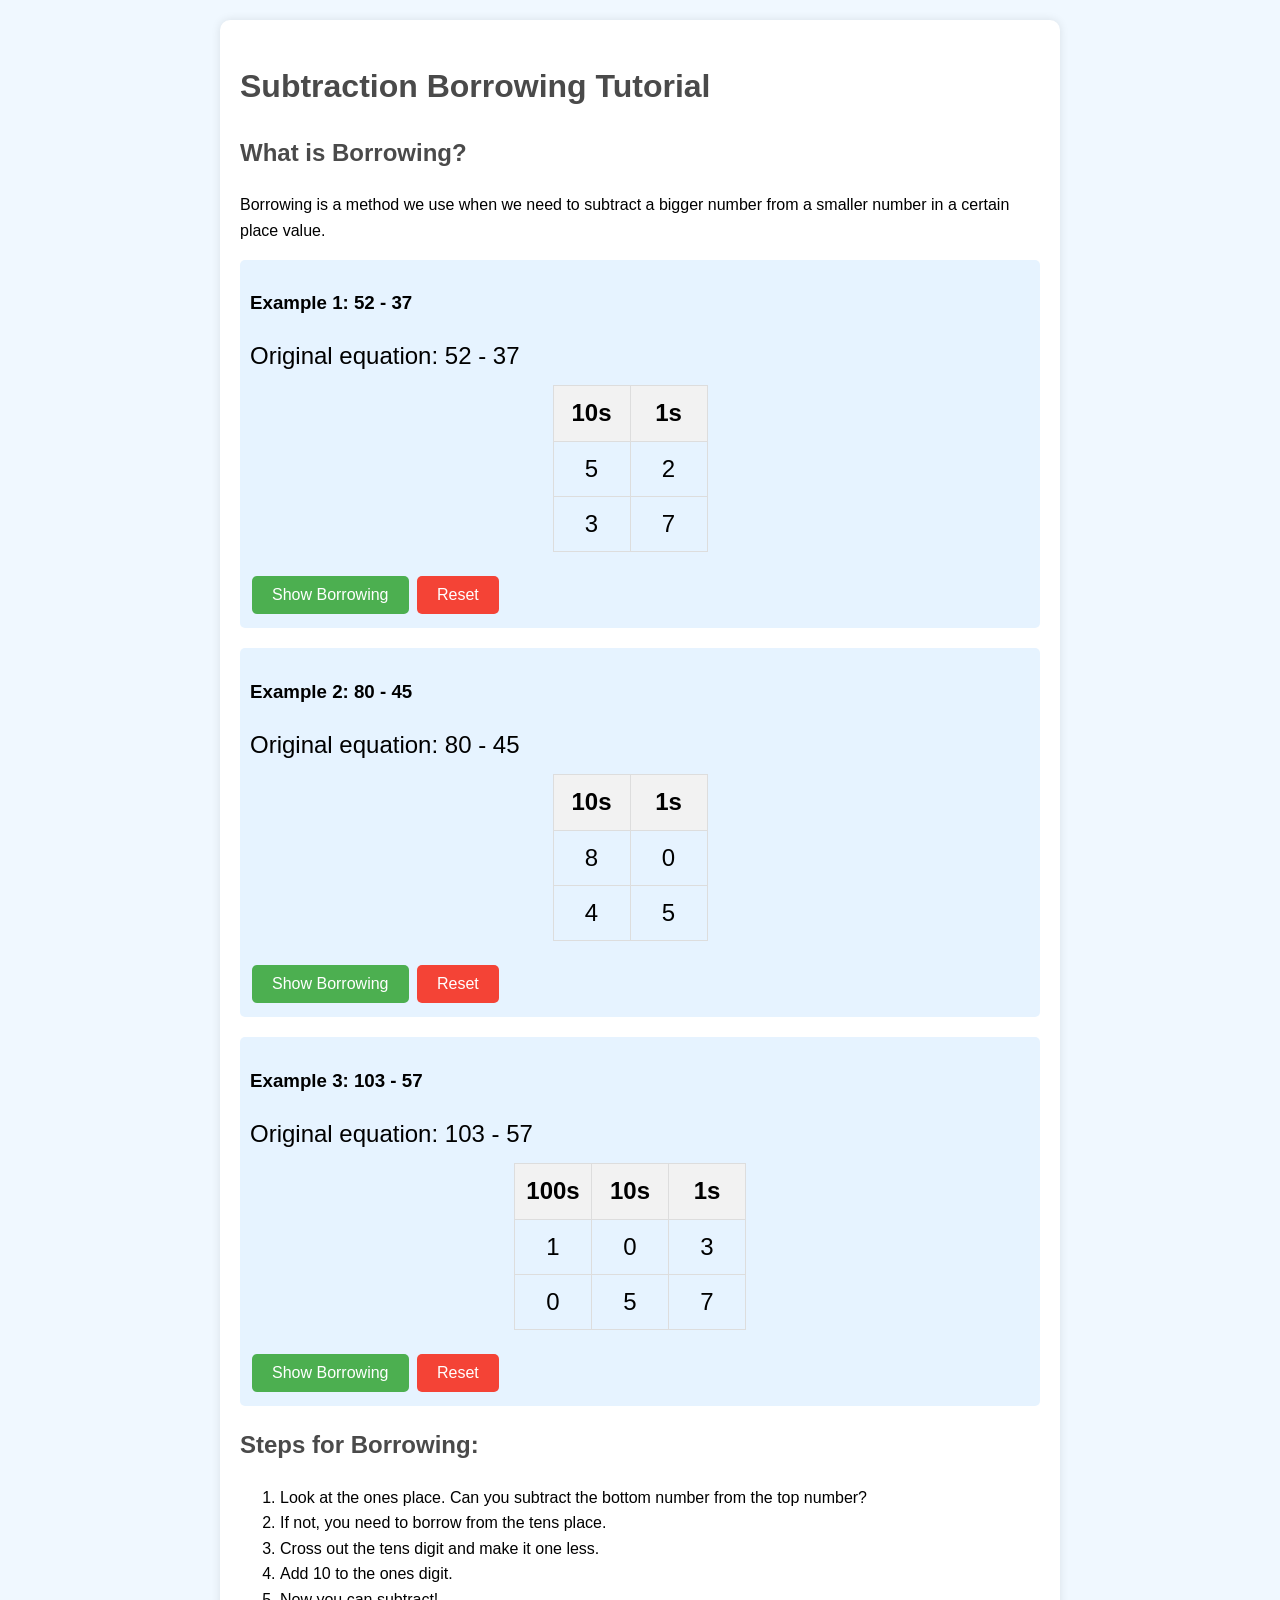
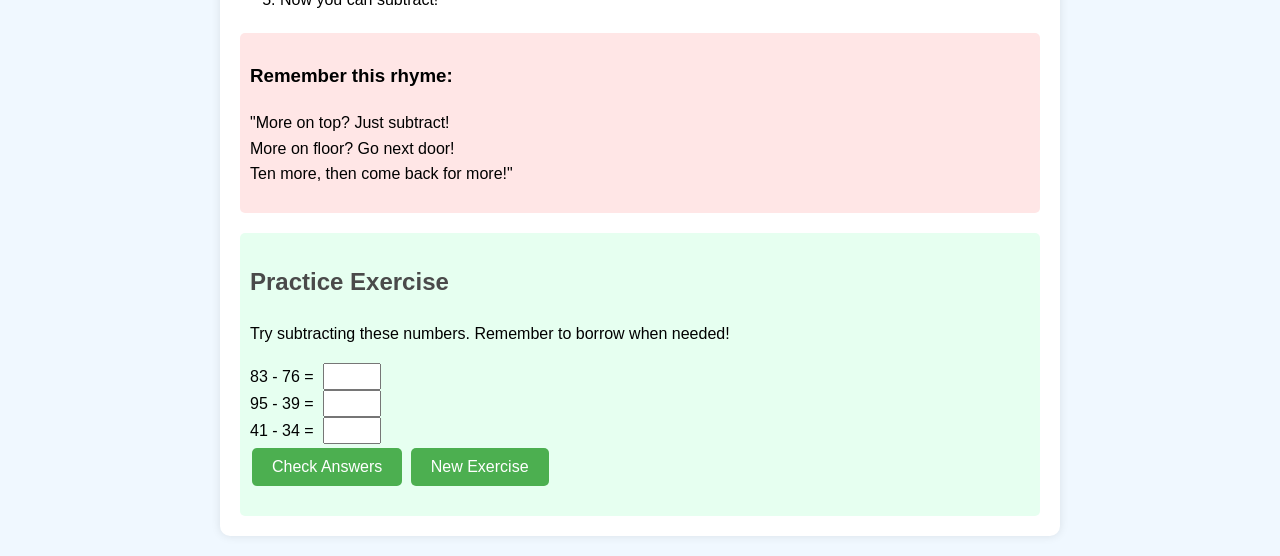
<file: p/borrowing/index.html>
<!DOCTYPE html>
<html lang="en">

<head>
    <meta charset="UTF-8">
    <meta name="viewport" content="width=device-width, initial-scale=1.0">
    <title>Subtraction Borrowing Tutorial</title>
    <script src="https://cdnjs.cloudflare.com/ajax/libs/gsap/3.11.4/gsap.min.js"></script>
    <style>
        body {
            font-family: Arial, sans-serif;
            line-height: 1.6;
            margin: 0;
            padding: 20px;
            background-color: #f0f8ff;
        }

        .container {
            max-width: 800px;
            margin: 0 auto;
            background-color: white;
            padding: 20px;
            border-radius: 10px;
            box-shadow: 0 0 10px rgba(0, 0, 0, 0.1);
        }

        h1,
        h2 {
            color: #4a4a4a;
        }

        .example {
            margin-bottom: 20px;
            padding: 10px;
            background-color: #e6f3ff;
            border-radius: 5px;
        }

        .subtraction-container {
            display: flex;
            justify-content: center;
            align-items: center;
            margin-bottom: 20px;
        }

        .subtraction-table {
            border-collapse: collapse;
            margin-right: 20px;
        }

        .subtraction-table th,
        .subtraction-table td {
            border: 1px solid #ddd;
            padding: 8px;
            text-align: center;
            font-size: 24px;
            width: 60px;
        }

        .subtraction-table th {
            background-color: #f2f2f2;
        }

        .original-equation {
            font-size: 24px;
            margin-bottom: 10px;
        }

        .mnemonic {
            background-color: #ffe6e6;
            padding: 10px;
            border-radius: 5px;
            margin-top: 20px;
        }

        button {
            background-color: #4CAF50;
            border: none;
            color: white;
            padding: 10px 20px;
            text-align: center;
            text-decoration: none;
            display: inline-block;
            font-size: 16px;
            margin: 4px 2px;
            cursor: pointer;
            border-radius: 5px;
        }

        .reset-button {
            background-color: #f44336;
        }

        .exercise {
            margin-top: 20px;
            padding: 10px;
            background-color: #e6fff0;
            border-radius: 5px;
        }

        input[type="number"] {
            width: 50px;
            font-size: 18px;
            margin: 0 5px;
        }
    </style>
</head>

<body>
    <div class="container">
        <h1>Subtraction Borrowing Tutorial</h1>

        <h2>What is Borrowing?</h2>
        <p>Borrowing is a method we use when we need to subtract a bigger number from a smaller number in a certain
            place value.</p>

        <div id="examples-container"></div>

        <h2>Steps for Borrowing:</h2>
        <ol>
            <li>Look at the ones place. Can you subtract the bottom number from the top number?</li>
            <li>If not, you need to borrow from the tens place.</li>
            <li>Cross out the tens digit and make it one less.</li>
            <li>Add 10 to the ones digit.</li>
            <li>Now you can subtract!</li>
        </ol>

        <div class="mnemonic">
            <h3>Remember this rhyme:</h3>
            <p>"More on top? Just subtract!<br>
                More on floor? Go next door!<br>
                Ten more, then come back for more!"</p>
        </div>

        <div class="exercise">
            <h2>Practice Exercise</h2>
            <p>Try subtracting these numbers. Remember to borrow when needed!</p>
            <div id="exercise-container"></div>
            <button id="check-answers">Check Answers</button>
            <button id="new-exercise">New Exercise</button>
            <p id="result"></p>
        </div>
    </div>

    <script>
        class SubtractionExample {
            constructor(id, num1, num2) {
                this.id = id;
                this.num1 = num1;
                this.num2 = num2;
                this.digits = Math.max(num1.toString().length, num2.toString().length);
            }

            createHTML() {
                const headers = ['100s', '10s', '1s'].slice(-this.digits);
                const num1Digits = this.num1.toString().padStart(this.digits, '0').split('');
                const num2Digits = this.num2.toString().padStart(this.digits, '0').split('');

                return `
            <div class="example">
                <h3>Example ${this.id}: ${this.num1} - ${this.num2}</h3>
                <div class="original-equation">Original equation: ${this.num1} - ${this.num2}</div>
                <div class="subtraction-container">
                    <table class="subtraction-table">
                        <tr>${headers.map(h => `<th>${h}</th>`).join('')}</tr>
                        <tr>${num1Digits.map((d, i) => `<td id="ex${this.id}-${headers[i].toLowerCase()}">${d}</td>`).join('')}</tr>
                        <tr>${num2Digits.map(d => `<td>${d}</td>`).join('')}</tr>
                    </table>
                </div>
                <button data-action="borrow" data-id="${this.id}">Show Borrowing</button>
                <button class="reset-button" data-action="reset" data-id="${this.id}">Reset</button>
            </div>
        `;
            }

            animate() {
                const digits = this.digits;
                const animate = (from, to) => {
                    gsap.to(`#ex${this.id}-${from}`, {
                        duration: 1,
                        y: -10,
                        scale: 0.8,
                        onComplete: () => {
                            const elem = document.getElementById(`ex${this.id}-${from}`);
                            elem.textContent = parseInt(elem.textContent) - 1;
                            gsap.to(`#ex${this.id}-${from}`, { duration: 1, y: 0, scale: 1 });
                        }
                    });
                    gsap.to(`#ex${this.id}-${to}`, {
                        duration: 1,
                        scale: 1.2,
                        onComplete: () => {
                            const elem = document.getElementById(`ex${this.id}-${to}`);
                            elem.textContent = parseInt(elem.textContent) + 10;
                            gsap.to(`#ex${this.id}-${to}`, { duration: 1, scale: 1 });
                        }
                    });
                };

                if (digits === 3) {
                    animate('100s', '10s');
                    setTimeout(() => animate('10s', '1s'), 2000);
                } else {
                    animate('10s', '1s');
                }
            }

            reset() {
                const digits = this.num1.toString().padStart(this.digits, '0').split('');
                ['100s', '10s', '1s'].slice(-this.digits).forEach((place, i) => {
                    const elem = document.getElementById(`ex${this.id}-${place.toLowerCase()}`);
                    if (elem) elem.textContent = digits[i];
                });
            }
        } 
        class Exercise {
            constructor() {
                this.problems = [];
            }

            generate() {
                this.problems = [];
                for (let i = 0; i < 3; i++) {
                    const num1 = Math.floor(Math.random() * 90) + 10;
                    const num2 = Math.floor(Math.random() * num1);
                    this.problems.push([num1, num2]);
                }
            }

            createHTML() {
                return this.problems.map((problem, i) => `
                    <div>
                        ${problem[0]} - ${problem[1]} = <input type="number" id="answer${i}" min="0" max="99">
                    </div>
                `).join('');
            }

            checkAnswers() {
                let correct = 0;
                this.problems.forEach(([num1, num2], i) => {
                    const userAnswer = parseInt(document.getElementById(`answer${i}`).value);
                    if (userAnswer === num1 - num2) correct++;
                });
                return correct;
            }
        }

        // Initialize examples
        const examples = [
            new SubtractionExample(1, 52, 37),
            new SubtractionExample(2, 80, 45),
            new SubtractionExample(3, 103, 57)
        ];

        const examplesContainer = document.getElementById('examples-container');
        examples.forEach(example => {
            examplesContainer.innerHTML += example.createHTML();
        });

        // Initialize exercise
        const exercise = new Exercise();

        function newExercise() {
            exercise.generate();
            document.getElementById('exercise-container').innerHTML = exercise.createHTML();
            document.getElementById('result').textContent = '';
        }

        function checkAnswers() {
            const correct = exercise.checkAnswers();
            document.getElementById('result').textContent = `You got ${correct} out of 3 correct!`;
        }

        // Event delegation for buttons
        document.addEventListener('click', function (event) {
            if (event.target.tagName === 'BUTTON') {
                const action = event.target.getAttribute('data-action');
                const id = event.target.getAttribute('data-id');
                if (action === 'borrow') {
                    examples.find(ex => ex.id.toString() === id).animate();
                } else if (action === 'reset') {
                    examples.find(ex => ex.id.toString() === id).reset();
                } else if (event.target.id === 'check-answers') {
                    checkAnswers();
                } else if (event.target.id === 'new-exercise') {
                    newExercise();
                }
            }
        });

        // Initialize first exercise
        newExercise();
    </script>
</body>

</html>
</file>
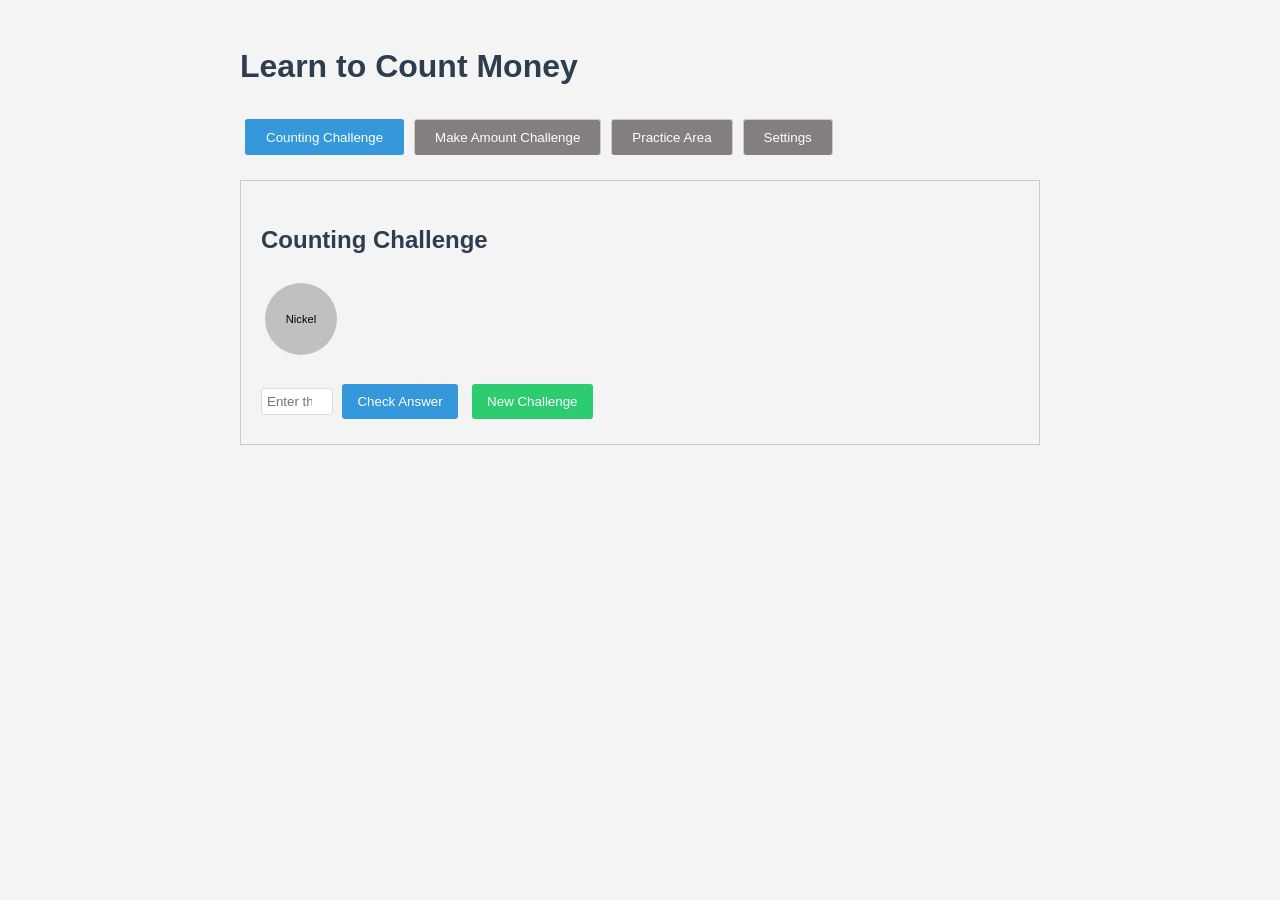
<file: p/cash/index.html>
<!DOCTYPE html>
<html lang="en">
    <head>
        <meta charset="UTF-8">
        <meta name="viewport" content="width=device-width, initial-scale=1.0">
        <title>Learn to Count Money</title>
        <link rel="icon" type="image/svg+xml" href="icon.svg">
        <link rel="stylesheet" href="styles.css">
        <link rel="manifest" href="manifest.json">
        <meta name="theme-color" content="#3498db">
        <link rel="apple-touch-icon" href="icon.svg">
        <meta name="apple-mobile-web-app-capable" content="yes">
        <meta name="apple-mobile-web-app-status-bar-style" content="black">
        <meta name="apple-mobile-web-app-title" content="Money Counter">
    </head>
<body>
    <div class="container">
        <h1>Learn to Count Money</h1>
        
        <div class="tabs">
            <button class="tab-button active" data-tab="counting-challenge">Counting Challenge</button>
            <button class="tab-button" data-tab="make-amount-challenge">Make Amount Challenge</button>
            <button class="tab-button" data-tab="practice-area">Practice Area</button>
            <button class="tab-button" data-tab="settings">Settings</button>
        </div>

        <div id="counting-challenge" class="tab-content active">
            <h2>Counting Challenge</h2>
            <div id="challenge-container" class="money-container"></div>
            <input type="number" id="challenge-input" placeholder="Enter the total amount" step="0.01">
            <button id="check-button">Check Answer</button>
            <button id="new-challenge-button">New Challenge</button>
            <div id="challenge-result"></div>
        </div>

        <div id="make-amount-challenge" class="tab-content">
            <h2>Make the Amount Challenge</h2>
            <div id="target-amount">Target Amount: $0.00</div>
            <div id="make-amount-container" class="money-container"></div>
            <div id="make-amount-total">Your Total: $0.00</div>
            <div id="make-amount-remainder">Remainder: $0.00</div>
            <button id="reset-make-amount">New Target Amount</button>
            <button id="reset-units">Reset Units</button>
            <button id="show-optimal">Show Optimal Solution</button>
            <label><input type="checkbox" id="random-target" checked> Random Target</label>
            <input type="number" id="manual-target" placeholder="Enter target amount" step="0.01">
        </div>

        <div id="practice-area" class="tab-content">
            <h2>Practice Area</h2>
            <div id="practice-container" class="money-container"></div>
            <div id="practice-total">Total: $0.00</div>
            <button id="reset-practice">Reset</button>
        </div>

        <div id="settings" class="tab-content">
            <h2>Settings</h2>
            <div class="settings-grid">
                <label>Max Amount: $<input type="number" id="max-amount" value="2" min="0.01" max="10" step="0.01"></label>
                <label>Max Pieces: <span id="piece-range-value">4</span> <input type="range" id="piece-range" min="1" max="10" value="4"></label>
                <div id="piece-range-display">1 - 4 pieces</div>
                <label><input type="checkbox" id="toggle-names" checked> Show coin names</label>
                <label><input type="checkbox" id="toggle-remainder" checked> Show remainder</label>
                <div id="currency-toggles"></div>
            </div>
        </div>
    </div>

    <dialog id="optimal-dialog">
        <h2>Optimal Solution</h2>
        <div id="optimal-content"></div>
        <button id="close-dialog">Close</button>
    </dialog>

    
    <script src="script.js"></script>
    <script>
        if ('serviceWorker' in navigator) {
            window.addEventListener('load', () => {
                navigator.serviceWorker.register('/sw.js')
                    .then(registration => {
                        console.log('Service Worker registered:', registration);
                    })
                    .catch(error => {
                        console.log('Service Worker registration failed:', error);
                    });
            });
        }
    </script>
</body>
</html>
</file>
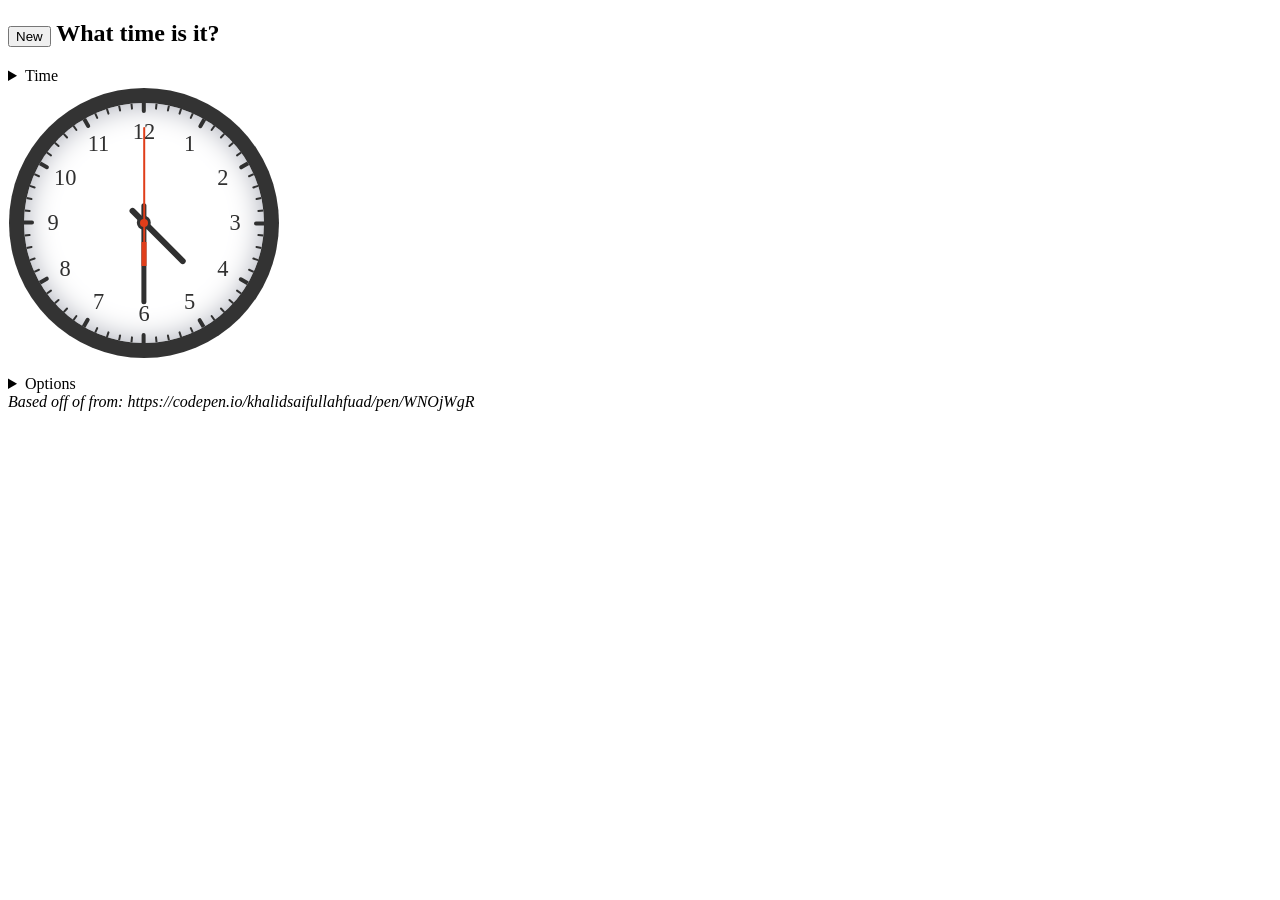
<file: p/clock/index.html>
<!DOCTYPE html>
<html lang="en">
<!-- 
    Date created: 2023 Aug 24
    Created by Janet Wang.
    Based off of: https://codepen.io/khalidsaifullahfuad/pen/WNOjWgR 
-->

<head>
    <meta charset="UTF-8">
    <meta http-equiv="X-UA-Compatible" content="IE=edge">
    <meta name="viewport" content="width=device-width, initial-scale=1.0">
    <title>Random Analaog Clock</title>
    <style>
        :root {
            --hand-width: 0.5rem;
            --sec-hand: 6rem;
            --min-hand: calc(var(--sec-hand) * 0.85);
            --hour-hand: calc(var(--sec-hand) * 0.6);
            --clr-red: hsl(11, 79%, 49%);
            --clr-dark: hsl(0, 0%, 19%);
        }

        #clock-container * {
            box-sizing: border-box;
        }

        #clock-container {
            display: flex;
            justify-content: center;
            height: 17rem;
            width: 17rem;
        }

        .clock-body {
            height: 15rem;
            width: 15rem;
            border-radius: 50%;
            position: relative;
            box-shadow: inset 0px 0px 30px #a6a9b4, 0 0 0 15px #333;
        }

        .disc {
            width: 0.5rem;
            height: 0.5rem;
            background: var(--clr-red);
            border-radius: 50%;
            position: absolute;
            top: 50%;
            left: 50%;
            z-index: 2;
            transform: translateX(-50%) translateY(-50%);
        }

        .disc-bottom {
            width: 0.9rem;
            height: 0.9rem;
            background: #333;
            z-index: 1;
        }

        .hand {
            background: var(--clr-dark);
            border-radius: 15px 15px 0 0;
            position: absolute;
            bottom: 50%;
            left: 50%;
            transform-origin: bottom;
            transition: all 0.05s;
            transition-timing-function: cubic-bezier(0.1, 2.7, 0.58, 1);
        }

        .second {
            background: var(--clr-red);
            width: 0.1rem;
            height: var(--sec-hand);
            transform: translateX(-50%) rotate(0deg);
            z-index: 2;
        }

        .second::before {
            content: "";
            height: 1.5rem;
            width: 0.1rem;
            background: var(--clr-red);
            position: absolute;
            top: 100%;
        }

        .second::after {
            content: "";
            height: 1.5rem;
            width: 0.3rem;
            background: var(--clr-red);
            position: absolute;
            top: 120%;
            transform: translateX(-35%);
        }

        .minute {
            height: var(--min-hand);
            width: 0.3rem;
            transform: translateX(-50%) rotate(0deg);
            background: var(--clr-dark);
        }

        .minute::after {
            content: "";
            height: 1.2rem;
            width: 0.3rem;
            background: var(--clr-dark);
            position: absolute;
            top: 100%;
            border-radius: 0px 0px 10px 10px;
        }

        .hour {
            height: var(--hour-hand);
            width: 0.4rem;
            background: var(--clr-dark);
            transform: translateX(-50%) rotate(0deg);
            z-index: -1;
        }

        .hour::after {
            content: "";
            height: 1.2rem;
            width: 0.4rem;
            background: var(--clr-dark);
            position: absolute;
            top: 100%;
            border-radius: 0px 0px 10px 10px;
        }

        .hour-number {
            position: absolute;
            left: 50%;
            height: 7.5rem;
            transform-origin: bottom;
            padding: 1rem;
            color: var(--clr-dark);
            user-select: none;
            font-size: 1.4rem;
        }

        .minute-bar {
            position: absolute;
            left: 50%;
            width: 1rem;
            height: 7.5rem;
            transform-origin: bottom;
            transform: rotate(20deg) translateX(-50%);
        }

        .hour-number::before,
        .minute-bar::before {
            content: "";
            position: absolute;
            left: 50%;
            right: 50%;
            top: 0px;
            border-radius: 0px 0px 15px 15px;
            transform: translateX(-50%);
            background: var(--clr-dark);
        }

        .hour-number::before {
            height: 10px;
            width: 4px;
        }

        .minute-bar::before {
            height: 6px;
            width: 2px;
        }
    </style>
</head>

<body>

    <h2 id="question"> <input type="button" id="new_time_btn" onclick="setClockToRandomTime()" value="New">
        What time is it?</h2>

    <details>
        <summary>Time</summary>
        <span id="date_str">loading...</span>
    </details>

    <br>
    <div id="clock-container">
        <div class="clock-body">
            <div class="hours"></div>
            <div class="disc disc-top"></div>
            <div class="disc disc-bottom"></div>
            <div class="hand second"></div>
            <div class="hand minute"></div>
            <div class="hand hour"></div>
        </div>
    </div>


    <details>
        <summary>Options</summary>
        Minute hand: <select id="minuteHandOption">
            <option value="1">1s</option>
            <option value="5">5s</option>
            <option value="10">10s</option>
            <option value="15" selected>15s</option>
            <option value="30">30s</option>
            <option value="0">0</option>
        </select>

    </details>


    <cite>Based off of from: https://codepen.io/khalidsaifullahfuad/pen/WNOjWgR</cite>

    <script>
        const time = document.querySelector(".hours");
        const secHand = document.querySelector(".second");
        const minHand = document.querySelector(".minute");
        const hourHand = document.querySelector(".hour");

        for (let i = 1; i <= 60; i++) {
            if (i % 5 == 0) {
                time.innerHTML += "<div class='hour-number'><div>" + (i / 5) + "</div></div>";
                let hours = document.getElementsByClassName("hour-number");
                hours[hours.length - 1].style.transform = `translateX(-50%) rotate(${i * 6}deg)`;
                hours[hours.length - 1].firstChild.style.transform = `rotate(${i * -6}deg)`;
            } else {
                time.innerHTML += "<div class='minute-bar'></div>";
                let bars = document.getElementsByClassName("minute-bar");
                bars[bars.length - 1].style.transform = `translateX(-50%) rotate(${i * 6}deg)`;
            }
        }

        function randomDate(minDiv) {
            const o = {
                min: (minDiv * ~~(Math.random() * (60 / minDiv))),
                hour: ~~(Math.random() * 12),
                date: new Date()
            };

            o.date.setMinutes(o.min);
            o.date.setHours(o.hour);
            o.date.setSeconds(0);
            return o;
        }

        function setClockTime(date) {
            const seconds = date.getSeconds();
            const minutes = date.getMinutes();
            const hours = date.getHours();

            let secDeg = seconds * (360 / 60) + minutes * 360;
            let minDeg = minutes * (360 / 60) + seconds / 12;
            let hourDeg = hours * (360 / 12) + (minutes / 12) * (360 / 60);
            secHand.style.transform = `translateX(-50%) rotate(${secDeg}deg)`;
            minHand.style.transform = `translateX(-50%) rotate(${minDeg}deg)`;
            hourHand.style.transform = `translateX(-50%) rotate(${hourDeg}deg)`;
        }

        function updateClockView(dateObj) {
            const date = dateObj.date;
            setClockTime(date);
            const t = dateObj.date.toLocaleTimeString().match(/^[^:]+:[^:]+/)[0];
            const answer = `${dateObj.date.toLocaleString()} or ${t}`;
            document.getElementById("date_str").innerText = answer;
            document.getElementById("question").title = t; 
        }

        function setClockToRandomTime() {
            const minOptions = +document.getElementById("minuteHandOption").value;
            const dateObj = randomDate(minOptions);
            updateClockView(dateObj)
        }

        setClockToRandomTime();
    </script>
</body>

</html>
</file>
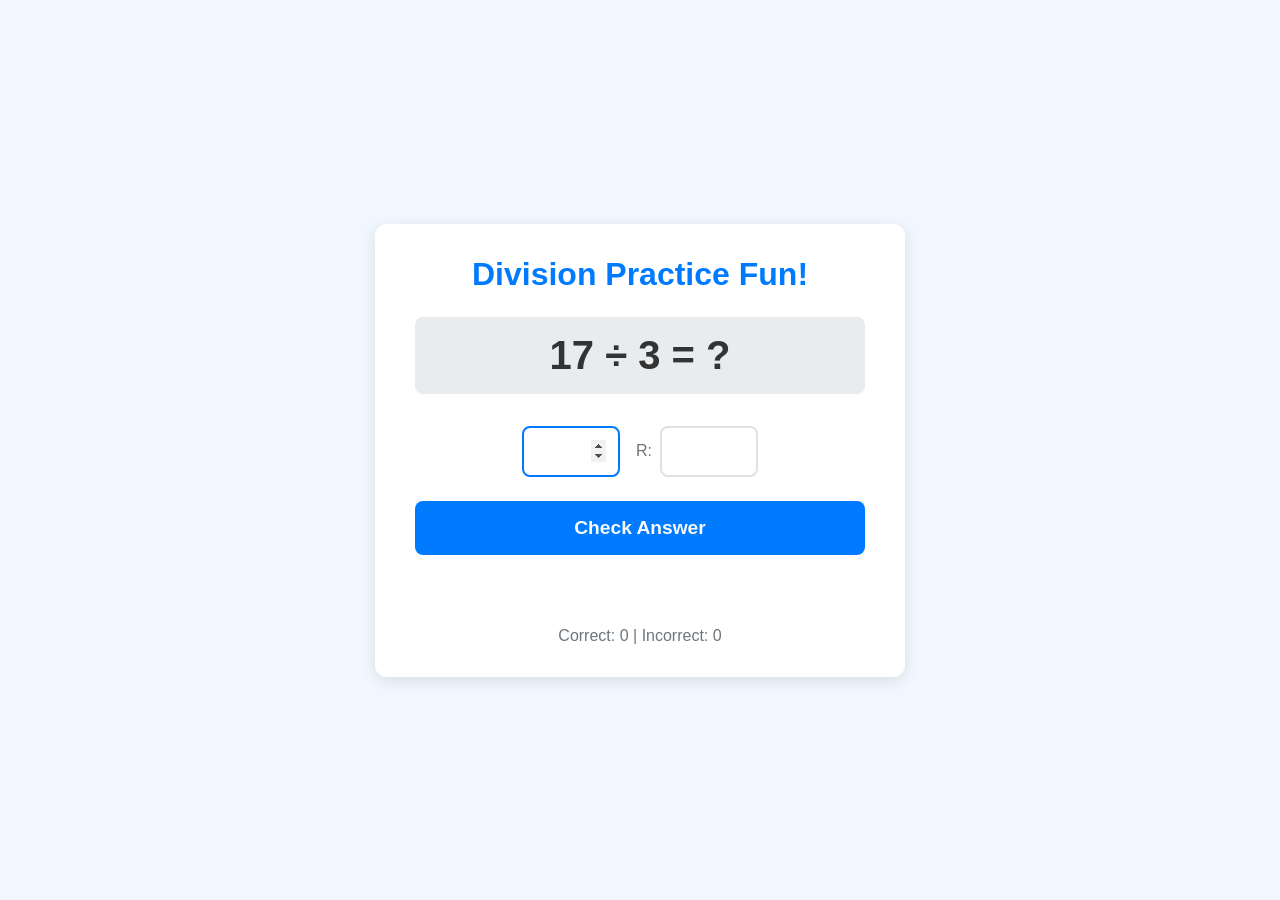
<file: p/div/index.html>
<!DOCTYPE html>
<html lang="en">
<head>
    <meta charset="UTF-8">
    <meta name="viewport" content="width=device-width, initial-scale=1.0">
    <title>Division Learning App</title>
    <style>
        /* --- Basic Styles & Fonts --- */
        :root {
            --primary-color: #007bff;
            --success-color: #28a745;
            --danger-color: #dc3545;
            --light-bg: #f0f7ff;
            --white-bg: #ffffff;
            --dark-text: #333;
            --light-text: #f8f9fa;
            --border-color: #dee2e6;
        }

        body {
            font-family: -apple-system, BlinkMacSystemFont, 'Segoe UI', Roboto, 'Helvetica Neue', Arial, sans-serif;
            background-color: var(--light-bg);
            display: flex;
            justify-content: center;
            align-items: center;
            min-height: 100vh;
            margin: 0;
            color: var(--dark-text);
        }

        /* --- Main App Container --- */
        .container {
            background-color: var(--white-bg);
            padding: 2rem 2.5rem;
            border-radius: 12px;
            box-shadow: 0 4px 15px rgba(0, 0, 0, 0.1);
            width: 90%;
            max-width: 450px;
            text-align: center;
        }

        h1 {
            color: var(--primary-color);
            margin-top: 0;
            margin-bottom: 1.5rem;
        }

        /* --- Problem & Answer Area --- */
        #problem-container {
            font-size: 2.5rem;
            font-weight: bold;
            margin-bottom: 2rem;
            padding: 1rem;
            background-color: #e9ecef;
            border-radius: 8px;
        }

        .answer-area {
            display: flex;
            justify-content: center;
            align-items: center;
            gap: 1rem;
            margin-bottom: 1.5rem;
            flex-wrap: wrap; /* Allows wrapping on smaller screens */
        }

        .input-group {
            display: flex;
            align-items: center;
            gap: 0.5rem;
        }
        
        .answer-area label {
            font-size: 1rem;
            color: #6c757d;
        }

        .answer-area input {
            width: 70px;
            padding: 0.75rem;
            font-size: 1.25rem;
            text-align: center;
            border: 2px solid var(--border-color);
            border-radius: 8px;
            transition: border-color 0.2s;
        }

        .answer-area input:focus {
            outline: none;
            border-color: var(--primary-color);
        }

        /* --- Buttons --- */
        .actions button {
            width: 100%;
            padding: 1rem;
            font-size: 1.2rem;
            font-weight: bold;
            border: none;
            border-radius: 8px;
            cursor: pointer;
            color: var(--light-text);
            transition: background-color 0.2s, transform 0.1s;
        }
        
        .actions button:hover {
            opacity: 0.9;
        }
        
        .actions button:active {
            transform: scale(0.98);
        }

        #check-btn {
            background-color: var(--primary-color);
        }

        #next-btn {
            background-color: var(--success-color);
            display: none; /* Initially hidden */
        }
        
        /* --- Feedback & Score --- */
        #feedback {
            margin-top: 1.5rem;
            font-size: 1.2rem;
            font-weight: bold;
            min-height: 2rem; /* Prevents layout shift */
        }

        .correct {
            color: var(--success-color);
        }

        .incorrect {
            color: var(--danger-color);
        }

        #score {
            margin-top: 1rem;
            color: #6c757d;
            font-size: 1rem;
        }
    </style>
</head>
<body>

    <div class="container">
        <h1>Division Practice Fun!</h1>
        
        <div id="problem-container">
            <span id="dividend">12</span> ÷ <span id="divisor">4</span> = ?
        </div>

        <div class="answer-area">
            <div class="input-group">
                <input type="number" id="quotient-input" aria-label="Quotient Answer">
            </div>
            <div class="input-group">
                <label for="remainder-input">R:</label>
                <input type="number" id="remainder-input" aria-label="Remainder Answer">
            </div>
        </div>

        <div class="actions">
            <button id="check-btn">Check Answer</button>
            <button id="next-btn">Next Question</button>
        </div>

        <div id="feedback"></div>

        <div id="score">
            Correct: <span id="correct-score">0</span> | Incorrect: <span id="incorrect-score">0</span>
        </div>
    </div>

    <script>
        // --- DOM Element Selection ---
        const dividendEl = document.getElementById('dividend');
        const divisorEl = document.getElementById('divisor');
        const quotientInput = document.getElementById('quotient-input');
        const remainderInput = document.getElementById('remainder-input');
        const checkBtn = document.getElementById('check-btn');
        const nextBtn = document.getElementById('next-btn');
        const feedbackEl = document.getElementById('feedback');
        const correctScoreEl = document.getElementById('correct-score');
        const incorrectScoreEl = document.getElementById('incorrect-score');

        // --- State Variables ---
        let currentDividend;
        let currentDivisor;
        let correctQuotient;
        let correctRemainder;
        let scoreCorrect = 0;
        let scoreIncorrect = 0;

        // --- Functions ---

        /**
         * Generates a new division problem and updates the UI.
         */
        function generateProblem() {
            // Generate a divisor between 2 and 12
            currentDivisor = Math.floor(Math.random() * 11) + 2; 
            
            // Generate a dividend that makes the problem non-trivial
            // It will be between the divisor and the divisor * 12
            const maxMultiplier = 12;
            currentDividend = Math.floor(Math.random() * (currentDivisor * maxMultiplier - currentDivisor + 1)) + currentDivisor;
            
            // Calculate the correct answers
            correctQuotient = Math.floor(currentDividend / currentDivisor);
            correctRemainder = currentDividend % currentDivisor;

            // Update the display
            dividendEl.textContent = currentDividend;
            divisorEl.textContent = currentDivisor;
            
            // Reset UI for the new problem
            resetUI();
        }

        /**
         * Checks the user's answer against the correct one.
         */
        function checkAnswer() {
            // Get user input, defaulting to 0 if empty
            const userQuotient = parseInt(quotientInput.value) || 0;
            const userRemainder = parseInt(remainderInput.value) || 0;

            // Disable inputs after checking
            quotientInput.disabled = true;
            remainderInput.disabled = true;

            if (userQuotient === correctQuotient && userRemainder === correctRemainder) {
                // Correct Answer
                feedbackEl.textContent = "🎉 Correct! Great job!";
                feedbackEl.className = 'correct';
                scoreCorrect++;
                correctScoreEl.textContent = scoreCorrect;
            } else {
                // Incorrect Answer
                feedbackEl.innerHTML = `Not quite. The correct answer is <strong>${correctQuotient}</strong> with a remainder of <strong>${correctRemainder}</strong>.`;
                feedbackEl.className = 'incorrect';
                scoreIncorrect++;
                incorrectScoreEl.textContent = scoreIncorrect;
            }
            
            // Swap buttons
            checkBtn.style.display = 'none';
            nextBtn.style.display = 'block';
            nextBtn.focus(); // Set focus to the next button for easy progression
        }

        /**
         * Resets the UI elements for a new question.
         */
        function resetUI() {
            quotientInput.value = '';
            remainderInput.value = '';
            feedbackEl.textContent = '';
            feedbackEl.className = '';
            
            quotientInput.disabled = false;
            remainderInput.disabled = false;

            checkBtn.style.display = 'block';
            nextBtn.style.display = 'none';
            
            quotientInput.focus(); // Set focus to the first input field
        }

        // --- Event Listeners ---
        checkBtn.addEventListener('click', checkAnswer);
        nextBtn.addEventListener('click', generateProblem);

        // Allow pressing 'Enter' to check the answer
        quotientInput.addEventListener('keydown', (e) => {
            if (e.key === 'Enter') {
                remainderInput.focus(); // Move to next input
            }
        });
        
        remainderInput.addEventListener('keydown', (e) => {
            if (e.key === 'Enter') {
                // Only check if the check button is visible
                if (checkBtn.style.display !== 'none') {
                    checkAnswer();
                }
            }
        });

        // --- Initial Load ---
        document.addEventListener('DOMContentLoaded', () => {
            generateProblem();
        });
    </script>

</body>
</html>
</file>
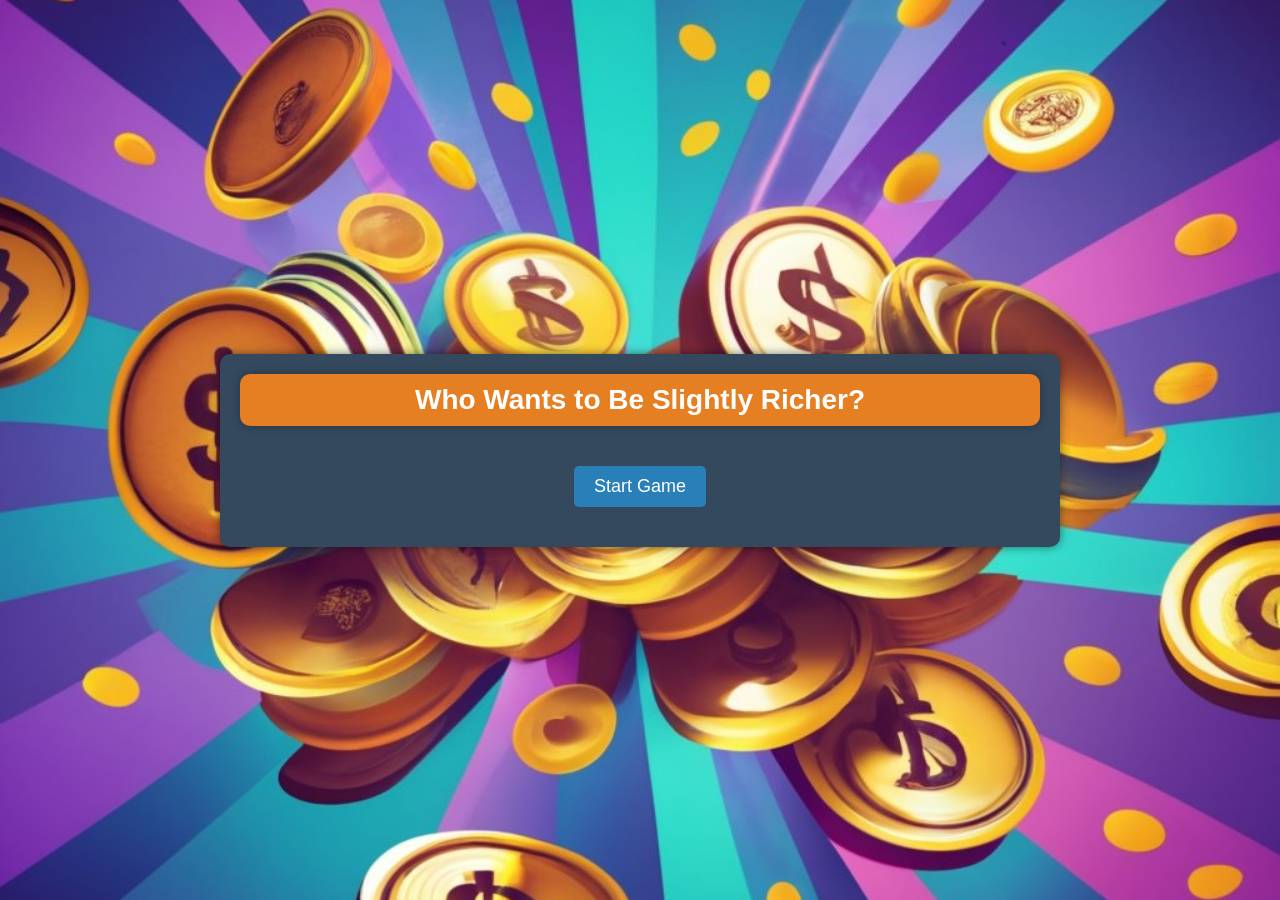
<file: p/game_show/index.html>
<!DOCTYPE html>
<html lang="en">

<head>
    <meta charset="UTF-8">
    <meta name="viewport" content="width=device-width, initial-scale=1.0">
    <title>Who Wants to Be a Millionaire?</title>
    <link rel="stylesheet" href="styles.css"> <!-- Placeholder for our CSS file -->
    <script src="script.js" defer></script> <!-- Placeholder for our JavaScript file -->
</head>

<body>

    <div class="game-container">

        <div class="banner">
            Who Wants to Be Slightly Richer?
        </div>
        <button id="start-button">Start Game</button>
        <div class="content-wrapper" style="display: none;">
            <!-- Prize Ladder Section -->
            <div class="left-section">
                <div class="prize-ladder">
                    <!-- The individual prize amounts will be populated here by JavaScript -->
                </div>
            </div>

            <!-- Question and Lifeline Section -->
            <div class="right-section">

                <!-- Display the current question -->
                <div class="question-section">
                    <p id="question-text">What is the capital of France?</p>
                </div>

                <!-- Display the answer options -->
                <div class="options-section">
                    <button class="option" data-option="A">A: Berlin</button>
                    <button class="option" data-option="B">B: Madrid</button>
                    <button class="option" data-option="C">C: Paris</button>
                    <button class="option" data-option="D">D: Rome</button>
                </div>

                <!-- Display the current prize money -->
                <div class="prize-section">
                    <p id="current-prize">Current Prize: $0</p>
                </div>

                <!-- Lifeline buttons -->
                <div class="lifeline-section">
                    <button id="lifeline-5050">50:50</button>
                    <button id="lifeline-audience">Ask the Audience</button>
                    <button id="lifeline-chatgpt">Ask ChatGPT</button>
                </div>
            </div>
        </div>

    </div>

</body>

</html>
</file>
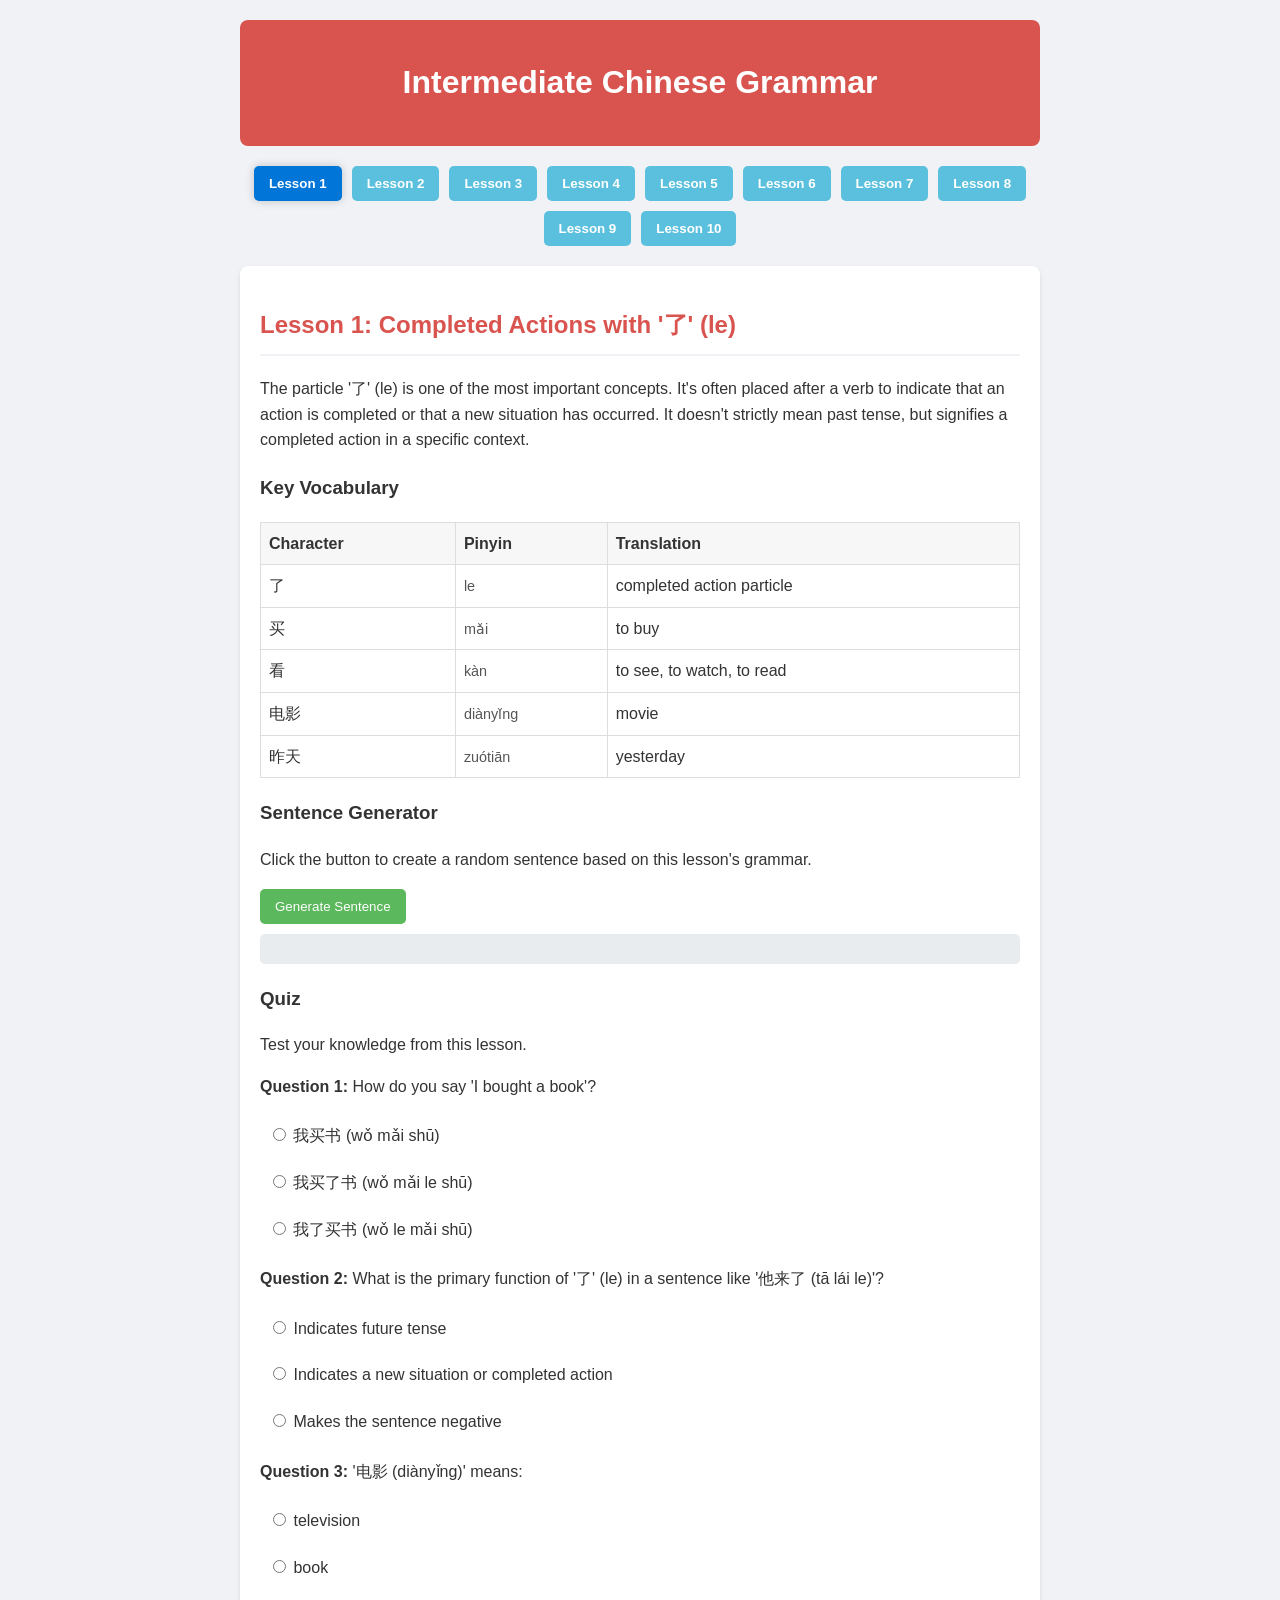
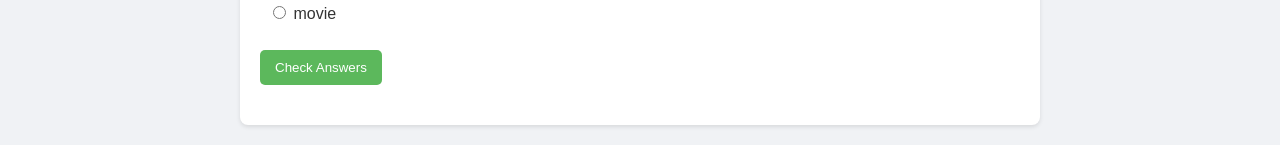
<file: p/learn_chinese/index.html>
<!DOCTYPE html>
<html lang="en">
<head>
    <meta charset="UTF-8">
    <meta name="viewport" content="width=device-width, initial-scale=1.0">
    <title>Intermediate Chinese Lessons</title>
    <style>
        body {
            font-family: -apple-system, BlinkMacSystemFont, "Segoe UI", Roboto, Helvetica, Arial, sans-serif;
            line-height: 1.6;
            margin: 0;
            background-color: #f0f2f5;
            color: #333;
        }
        .container {
            max-width: 800px;
            margin: 0 auto;
            padding: 20px;
        }
        header {
            background-color: #d9534f;
            color: white;
            text-align: center;
            padding: 1rem 0;
            margin-bottom: 20px;
            border-radius: 8px;
        }
        nav {
            display: flex;
            flex-wrap: wrap;
            justify-content: center;
            gap: 10px;
            margin-bottom: 20px;
        }
        nav button {
            background-color: #5bc0de;
            color: white;
            border: none;
            padding: 10px 15px;
            border-radius: 5px;
            cursor: pointer;
            font-weight: bold;
            transition: background-color 0.3s, transform 0.2s;
        }
        nav button:hover {
            background-color: #31b0d5;
            transform: translateY(-2px);
        }
        nav button.active {
            background-color: #0275d8;
            box-shadow: 0 0 10px rgba(0,0,0,0.2);
        }
        .lesson {
            background-color: white;
            padding: 20px;
            border-radius: 8px;
            box-shadow: 0 2px 4px rgba(0,0,0,0.1);
        }
        h2 {
            color: #d9534f;
            border-bottom: 2px solid #f0f2f5;
            padding-bottom: 10px;
        }
        .explanation, .vocabulary, .sentence-generator, .quiz {
            margin-bottom: 20px;
        }
        .vocab-table {
            width: 100%;
            border-collapse: collapse;
        }
        .vocab-table th, .vocab-table td {
            border: 1px solid #ddd;
            padding: 8px;
            text-align: left;
        }
        .vocab-table th {
            background-color: #f7f7f7;
        }
        .pinyin {
            color: #555;
            font-size: 0.9em;
        }
        .sentence-output {
            background-color: #e9ecef;
            padding: 15px;
            border-radius: 5px;
            margin-top: 10px;
            font-weight: bold;
            font-size: 1.1em;
        }
        .quiz-question {
            margin-bottom: 15px;
        }
        .quiz-options label {
            display: block;
            margin-bottom: 5px;
            padding: 8px;
            border-radius: 5px;
            cursor: pointer;
        }
        .quiz-options label:hover {
            background-color: #f5f5f5;
        }
        .quiz-results {
            margin-top: 15px;
            font-weight: bold;
            padding: 10px;
            border-radius: 5px;
            background-color: #dff0d8;
            color: #3c763d;
        }
        button {
            background-color: #5cb85c;
            color: white;
            border: none;
            padding: 10px 15px;
            border-radius: 5px;
            cursor: pointer;
            transition: background-color 0.3s;
        }
        button:hover {
            background-color: #449d44;
        }
    </style>
</head>
<body>

    <div class="container">
        <header>
            <h1>Intermediate Chinese Grammar</h1>
        </header>

        <nav id="lesson-nav"></nav>

        <main id="lesson-content"></main>
    </div>

    <script>
        const lessonsData = [
            {
                id: 1,
                title: "Lesson 1: Completed Actions with '了' (le)",
                explanation: "The particle '了' (le) is one of the most important concepts. It's often placed after a verb to indicate that an action is completed or that a new situation has occurred. It doesn't strictly mean past tense, but signifies a completed action in a specific context.",
                vocabulary: [
                    { pinyin: "le", character: "了", translation: "completed action particle" },
                    { pinyin: "mǎi", character: "买", translation: "to buy" },
                    { pinyin: "kàn", character: "看", translation: "to see, to watch, to read" },
                    { pinyin: "diànyǐng", character: "电影", translation: "movie" },
                    { pinyin: "zuótiān", character: "昨天", translation: "yesterday" }
                ],
                sentenceGenerator: {
                    parts: [
                        { type: "Subject", items: ["我 (wǒ)", "他 (tā)"] },
                        { type: "Time", items: ["昨天 (zuótiān)"] },
                        { type: "Verb", items: ["看 (kàn)了", "买 (mǎi)了"] },
                        { type: "Object", items: ["一个苹果 (yí ge píngguǒ)", "那部电影 (nà bù diànyǐng)"] }
                    ]
                },
                quiz: [
                    { question: "How do you say 'I bought a book'?", options: ["我买书 (wǒ mǎi shū)", "我买了书 (wǒ mǎi le shū)", "我了买书 (wǒ le mǎi shū)"], answer: "我买了书 (wǒ mǎi le shū)" },
                    { question: "What is the primary function of '了' (le) in a sentence like '他来了 (tā lái le)'?", options: ["Indicates future tense", "Indicates a new situation or completed action", "Makes the sentence negative"], answer: "Indicates a new situation or completed action" },
                    { question: "'电影 (diànyǐng)' means:", options: ["television", "book", "movie"], answer: "movie" }
                ]
            },
            {
                id: 2,
                title: "Lesson 2: Directional Complements '来/去' (lái/qù)",
                explanation: "Verbs can be combined with '来' (lái, to come) or '去' (qù, to go) to show the direction of the action relative to the speaker. If the action moves towards the speaker, use '来'. If it moves away, use '去'. For example, 'jìn' (to enter) becomes 'jìnlái' (come in) or 'jìnqù' (go in).",
                vocabulary: [
                    { pinyin: "lái", character: "来", translation: "to come (directional)" },
                    { pinyin: "qù", character: "去", translation: "to go (directional)" },
                    { pinyin: "jìn", character: "进", translation: "to enter" },
                    { pinyin: "chū", character: "出", translation: "to exit" },
                    { pinyin: "shàng", character: "上", translation: "to go up" },
                    { pinyin: "xià", character: "下", translation: "to go down" }
                ],
                sentenceGenerator: {
                    parts: [
                        { type: "Subject", items: ["老师 (lǎoshī)", "学生 (xuéshēng)"] },
                        { type: "Verb+Direction", items: ["走进来了 (zǒu jìnlái le)", "跑出去了 (pǎo chūqù le)", "拿上来了 (ná shànglái le)"] },
                        { type: "Object", items: ["教室 (jiàoshì)", "一本书 (yì běn shū)"] }
                    ]
                },
                quiz: [
                    { question: "If a friend is outside your room and you want them to enter, you say:", options: ["进来 (jìnlái)!", "进去 (jìnqù)!", "出去 (chūqù)!"], answer: "进来 (jìnlái)!" },
                    { question: "He ran downstairs (away from me).", options: ["他跑下来了 (tā pǎo xiàlái le)", "他跑下去了 (tā pǎo xiàqù le)", "他跑上了 (tā pǎo shàng le)"], answer: "他跑下去了 (tā pǎo xiàqù le)" },
                    { question: "The verb 'chū' (出) means:", options: ["to enter", "to exit", "to go up"], answer: "to exit" }
                ]
            },
            {
                id: 3,
                title: "Lesson 3: Resultative Complements",
                explanation: "A second verb can be attached to a main verb to show the result. Common results include '完' (wán - to finish), '到' (dào - to attain/succeed), '见' (jiàn - to perceive), '懂' (dǒng - to understand). For example, '看' (kàn) is 'to look', but '看见' (kànjiàn) is 'to see'.",
                vocabulary: [
                    { pinyin: "wán", character: "完", translation: "to finish (result)" },
                    { pinyin: "dào", character: "到", translation: "to succeed in (result)" },
                    { pinyin: "jiàn", character: "见", translation: "to perceive (result)" },
                    { pinyin: "dǒng", character: "懂", translation: "to understand (result)" },
                    { pinyin: "tīng", character: "听", translation: "to listen" },
                    { pinyin: "zuò", character: "做", translation: "to do" }
                ],
                sentenceGenerator: {
                    parts: [
                        { type: "Subject", items: ["我 (wǒ)", "你 (nǐ)"] },
                        { type: "Verb+Result", items: ["听懂了 (tīng dǒng le)", "做完了 (zuò wán le)", "找到了 (zhǎo dào le)"] },
                        { type: "Object", items: ["作业 (zuòyè)", "你的钥匙 (nǐ de yàoshi)", "老师的话 (lǎoshī de huà)"] }
                    ]
                },
                quiz: [
                    { question: "What is the difference between '听' (tīng) and '听懂' (tīng dǒng)?", options: ["No difference", "'tīng' is listen, 'tīng dǒng' is listen and understand", "'tīng' is formal, 'tīng dǒng' is informal"], answer: "'tīng' is listen, 'tīng dǒng' is listen and understand" },
                    { question: "How do you say 'I have finished eating'?", options: ["我吃饭了 (wǒ chīfàn le)", "我吃完饭了 (wǒ chī wán fàn le)", "我饭吃了 (wǒ fàn chī le)"], answer: "我吃完饭了 (wǒ chī wán fàn le)" },
                    { question: "'找到' (zhǎo dào) means:", options: ["to look for", "to lose", "to find (succeed in looking)"], answer: "to find (succeed in looking)" }
                ]
            },
            {
                id: 4,
                title: "Lesson 4: The '把' (bǎ) Sentence",
                explanation: "The '把' (bǎ) structure (Subject + 把 + Object + Verb + Other element) is used to show what someone does to something, emphasizing the disposal of the object. It's very common but requires a result or some complexity after the verb.",
                vocabulary: [
                    { pinyin: "bǎ", character: "把", translation: "disposal marker" },
                    { pinyin: "fàng", character: "放", translation: "to put" },
                    { pinyin: "zài", character: "在", translation: "at, in" },
                    { pinyin: "zhuōzi", character: "桌子", translation: "table" },
                    { pinyin: "gěi", character: "给", translation: "to give" }
                ],
                sentenceGenerator: {
                    parts: [
                        { type: "Subject", items: ["请你 (qǐng nǐ)", "我 (wǒ)"] },
                        { type: "Marker", items: ["把 (bǎ)"] },
                        { type: "Object", items: ["那本书 (nà běn shū)", "这个杯子 (zhè ge bēizi)"] },
                        { type: "Verb+Complement", items: ["放在桌子上 (fàng zài zhuōzi shang)", "给我 (gěi wǒ)"] }
                    ]
                },
                quiz: [
                    { question: "Which sentence correctly means 'He ate the apple'?", options: ["他吃苹果了 (tā chī píngguǒ le)", "他把苹果吃了 (tā bǎ píngguǒ chī le)", "Both are correct, but the second emphasizes the action on the apple."], answer: "Both are correct, but the second emphasizes the action on the apple." },
                    { question: "Rearrange into a correct sentence: (我 wǒ, 作业 zuòyè, 做完了 zuò wán le, 把 bǎ)", options: ["我做完了把作业", "我把作业做完了", "作业我把做完了"], answer: "我把作业做完了" },
                    { question: "The '把' sentence structure is:", options: ["S + V + 把 + O", "S + 把 + O + V", "S + O + 把 + V"], answer: "S + 把 + O + V" }
                ]
            },
            {
                id: 5,
                title: "Lesson 5: Comparisons with '比' (bǐ)",
                explanation: "To compare two things, use the structure: A + 比 + B + Adjective. For example, '我比他高' (wǒ bǐ tā gāo) means 'I am taller than him'. You cannot use adverbs like '很' (hěn) before the adjective in this structure.",
                vocabulary: [
                    { pinyin: "bǐ", character: "比", translation: "to compare; than" },
                    { pinyin: "gāo", character: "高", translation: "tall" },
                    { pinyin: "dà", character: "大", translation: "big" },
                    { pinyin: "piàoliang", character: "漂亮", translation: "beautiful" },
                    { pinyin: "gèng", character: "更", translation: "even more" },
                    { pinyin: "yīdiǎnr", character: "一点儿", translation: "a little bit" }
                ],
                sentenceGenerator: {
                    parts: [
                        { type: "Noun A", items: ["哥哥 (gēge)", "这个房间 (zhè ge fángjiān)"] },
                        { type: "Marker", items: ["比 (bǐ)"] },
                        { type: "Noun B", items: ["弟弟 (dìdi)", "那个房间 (nà ge fángjiān)"] },
                        { type: "Adjective", items: ["高一点儿 (gāo yīdiǎnr)", "更干净 (gèng gānjìng)"] }
                    ]
                },
                quiz: [
                    { question: "How do you say 'China is bigger than the USA'?", options: ["中国比美国大 (Zhōngguó bǐ Měiguó dà)", "中国很大比美国 (Zhōngguó hěn dà bǐ Měiguó)", "中国大比美国 (Zhōngguó dà bǐ Měiguó)"], answer: "中国比美国大 (Zhōngguó bǐ Měiguó dà)" },
                    { question: "Which sentence is grammatically INCORRECT?", options: ["他比我跑得快 (tā bǐ wǒ pǎo de kuài)", "今天比昨天很冷 (jīntiān bǐ zuótiān hěn lěng)", "苹果比西瓜便宜 (píngguǒ bǐ xīguā piányi)"], answer: "今天比昨天很冷 (jīntiān bǐ zuótiān hěn lěng)" },
                    { question: "'更' (gèng) is used to mean:", options: ["not", "also", "even more"], answer: "even more" }
                ]
            },
            {
                id: 6,
                title: "Lesson 6: Modal Verbs (会, 能, 可以)",
                explanation: "These three words all translate to 'can', but have different nuances. '会' (huì) is for a learned skill (I can speak Chinese). '能' (néng) is for physical ability or possibility (I'm busy, I can't go). '可以' (kěyǐ) is for permission (Can I come in?).",
                vocabulary: [
                    { pinyin: "huì", character: "会", translation: "can (learned skill)" },
                    { pinyin: "néng", character: "能", translation: "can (ability, possibility)" },
                    { pinyin: "kěyǐ", character: "可以", translation: "can (permission)" },
                    { pinyin: "shuō", character: "说", translation: "to speak" },
                    { pinyin: "kāi chē", character: "开车", translation: "to drive a car" }
                ],
                sentenceGenerator: {
                    parts: [
                        { type: "Subject", items: ["我 (wǒ)", "你 (nǐ)"] },
                        { type: "Modal Verb", items: ["会 (huì)", "能 (néng)", "可以 (kěyǐ)"] },
                        { type: "Verb Phrase", items: ["说中文 (shuō Zhōngwén)", "帮我吗 (bāng wǒ ma)?", "用你的电脑吗 (yòng nǐ de diànnǎo ma)?"] }
                    ]
                },
                quiz: [
                    { question: "To ask 'Can you drive?' (as in, do you have the skill), you should use:", options: ["你会开车吗 (nǐ huì kāichē ma)?", "你能开车吗 (nǐ néng kāichē ma)?", "你可以开车吗 (nǐ kěyǐ kāichē ma)?"], answer: "你会开车吗 (nǐ huì kāichē ma)?" },
                    { question: "To ask for permission, 'Can I sit here?', you should use:", options: ["我能坐这里吗 (wǒ néng zuò zhèlǐ ma)?", "我可以坐这里吗 (wǒ kěyǐ zuò zhèlǐ ma)?", "我会坐这里吗 (wǒ huì zuò zhèlǐ ma)?"], answer: "我可以坐这里吗 (wǒ kěyǐ zuò zhèlǐ ma)?" },
                    { question: "'我今天很忙，不___去' (I'm busy today, I can't go). Fill in the blank.", options: ["会 (huì)", "可以 (kěyǐ)", "能 (néng)"], answer: "能 (néng)" }
                ]
            },
            {
                id: 7,
                title: "Lesson 7: The Passive '被' (bèi) Sentence",
                explanation: "The '被' (bèi) sentence is the passive voice, counterpart to the active '把' sentence. The structure is: Receiver + 被 + Agent + Verb + Other Element. It's often used for unfortunate events. For example, '我的钱包被偷了' (My wallet was stolen).",
                vocabulary: [
                    { pinyin: "bèi", character: "被", translation: "passive voice marker" },
                    { pinyin: "qiánbāo", character: "钱包", translation: "wallet" },
                    { pinyin: "tōu", character: "偷", translation: "to steal" },
                    { pinyin: "pīpíng", character: "批评", translation: "to criticize" },
                    { pinyin: "bēizi", character: "杯子", translation: "cup" },
                    { pinyin: "dǎ pò le", character: "打破了", translation: "smashed" }
                ],
                sentenceGenerator: {
                    parts: [
                        { type: "Receiver", items: ["那个杯子 (nà ge bēizi)", "他 (tā)"] },
                        { type: "Marker", items: ["被 (bèi)"] },
                        { type: "Agent", items: ["弟弟 (dìdi)", "老师 (lǎoshī)"] },
                        { type: "Action", items: ["打破了 (dǎ pò le)", "批评了 (pīpíng le)"] }
                    ]
                },
                quiz: [
                    { question: "How would you say 'My homework was eaten by the dog'?", options: ["狗被我的作业吃了 (gǒu bèi wǒ de zuòyè chī le)", "我的作业被狗吃了 (wǒ de zuòyè bèi gǒu chī le)", "我被狗吃作业了 (wǒ bèi gǒu chī zuòyè le)"], answer: "我的作业被狗吃了 (wǒ de zuòyè bèi gǒu chī le)" },
                    { question: "The '被' (bèi) structure is often associated with:", options: ["Happy events", "Unfortunate or negative events", "Formal requests"], answer: "Unfortunate or negative events" },
                    { question: "'The cake was eaten.' In Chinese, this can be expressed as:", options: ["蛋糕吃了 (dàngāo chī le)", "蛋糕被吃了 (dàngāo bèi chī le)", "吃了蛋糕 (chī le dàngāo)"], answer: "蛋糕被吃了 (dàngāo bèi chī le)" }
                ]
            },
            {
                id: 8,
                title: "Lesson 8: Expressing Duration",
                explanation: "To express the duration of an action, the structure is: Verb + (了) + Duration + (的) + Object. For example, '我学了一年的中文' (wǒ xué le yì nián de Zhōngwén) - I studied Chinese for one year. If there is no object, it's simpler: Verb + 了 + Duration.",
                vocabulary: [
                    { pinyin: "nián", character: "年", translation: "year" },
                    { pinyin: "xiǎoshí", character: "小时", translation: "hour" },
                    { pinyin: "fēnzhōng", character: "分钟", translation: "minute" },
                    { pinyin: "děng", character: "等", translation: "to wait" },
                    { pinyin: "zhù", character: "住", translation: "to live" }
                ],
                sentenceGenerator: {
                    parts: [
                        { type: "Subject", items: ["我 (wǒ)", "他 (tā)"] },
                        { type: "Verb+Duration+Object", items: ["学了三年的中文 (xué le sān nián de Zhōngwén)", "等了二十分钟的朋友 (děng le èrshí fēnzhōng de péngyou)"] }
                    ]
                },
                quiz: [
                    { question: "How do you say 'I watched TV for two hours'?", options: ["我看了两个小时电视 (wǒ kàn le liǎng ge xiǎoshí diànshì)", "我看了电视两个小时 (wǒ kàn le diànshì liǎng ge xiǎoshí)", "我两个小时看了电视 (wǒ liǎng ge xiǎoshí kàn le diànshì)"], answer: "我看了两个小时电视 (wǒ kàn le liǎng ge xiǎoshí diànshì)" },
                    { question: "'He lived in Beijing for five years.' Which is correct?", options: ["他在北京住了五年 (tā zài Běijīng zhù le wǔ nián)", "他住了五年在北京 (tā zhù le wǔ nián zài Běijīng)", "他住了北京五年 (tā zhù le Běijīng wǔ nián)"], answer: "他在北京住了五年 (tā zài Běijīng zhù le wǔ nián)" },
                    { question: "'小时 (xiǎoshí)' means:", options: ["minute", "hour", "second"], answer: "hour" }
                ]
            },
            {
                id: 9,
                title: "Lesson 9: 'If... then...' (如果...就...)",
                explanation: "'如果...就...' (rúguǒ...jiù...) is the most common way to form conditional 'if...then...' sentences. The structure is: 如果 + Condition, (那/那么) + Subject + 就 + Result.",
                vocabulary: [
                    { pinyin: "rúguǒ", character: "如果", translation: "if" },
                    { pinyin: "jiù", character: "就", translation: "then (connects condition and result)" },
                    { pinyin: "yàoshi", character: "要是", translation: "if (more informal)" },
                    { pinyin: "xià yǔ", character: "下雨", translation: "to rain" },
                    { pinyin: "dài sǎn", character: "带伞", translation: "to bring an umbrella" }
                ],
                sentenceGenerator: {
                    parts: [
                        { type: "Condition", items: ["如果明天天气好 (rúguǒ míngtiān tiānqì hǎo)", "要是你不想去 (yàoshi nǐ bù xiǎng qù)"] },
                        { type: "Result", items: ["我们就去公园 (wǒmen jiù qù gōngyuán)", "就在家休息吧 (jiù zài jiā xiūxi ba)"] }
                    ]
                },
                quiz: [
                    { question: "Translate: 'If you are tired, then go to sleep.'", options: ["如果你累了，就睡觉吧 (rúguǒ nǐ lèi le, jiù shuìjiào ba)", "就你累了，如果睡觉吧 (jiù nǐ lèi le, rúguǒ shuìjiào ba)", "如果你睡觉吧，就累了 (rúguǒ nǐ shuìjiào ba, jiù lèi le)"], answer: "如果你累了，就睡觉吧 (rúguǒ nǐ lèi le, jiù shuìjiào ba)" },
                    { question: "In the '如果...就...' structure, where does '就' go?", options: ["Before the condition", "At the very end of the sentence", "Before the result/consequence"], answer: "Before the result/consequence" },
                    { question: "'下雨 (xià yǔ)' means:", options: ["sunny", "windy", "to rain"], answer: "to rain" }
                ]
            },
            {
                id: 10,
                title: "Lesson 10: Potential Complements (得/不)",
                explanation: "To express whether an action can or cannot be achieved, we insert '得' (de) for positive potential or '不' (bù) for negative potential between a verb and its resultative/directional complement. E.g., '听得懂' (tīng de dǒng - can understand) vs. '听不懂' (tīng bu dǒng - can't understand).",
                vocabulary: [
                    { pinyin: "de", character: "得", translation: "potential complement particle (positive)" },
                    { pinyin: "bù", character: "不", translation: "potential complement particle (negative)" },
                    { pinyin: "chī de wán", character: "吃得完", translation: "can finish eating" },
                    { pinyin: "chī bu wán", character: "吃不完", translation: "can't finish eating" },
                    { pinyin: "kàn de jiàn", character: "看得见", translation: "can see" },
                    { pinyin: "kàn bu jiàn", character: "看不见", translation: "can't see" }
                ],
                sentenceGenerator: {
                    parts: [
                        { type: "Context", items: ["菜太多了 (cài tài duō le)", "他坐得太远了 (tā zuò de tài yuǎn le)"] },
                        { type: "Subject", items: ["我 (wǒ)", "我们 (wǒmen)"] },
                        { type: "Potential", items: ["吃不完 (chī bu wán)", "看不见 (kàn bu jiàn)"] }
                    ]
                },
                quiz: [
                    { question: "'The homework is too difficult, I can't finish it.'", options: ["作业太难了，我做得完 (zuòyè tài nán le, wǒ zuò de wán)", "作业太难了，我做不完 (zuòyè tài nán le, wǒ zuò bu wán)", "作业太难了，我不做完 (zuòyè tài nán le, wǒ bù zuò wán)"], answer: "作业太难了，我做不完 (zuòyè tài nán le, wǒ zuò bu wán)" },
                    { question: "What is the positive potential form of 'go in' (进去 jìnqu)?", options: ["进得去 (jìn de qù)", "进不去 (jìn bu qù)", "进去了 (jìnqù le)"], answer: "进得去 (jìn de qù)" },
                    { question: "'我听不懂' (wǒ tīng bu dǒng) means:", options: ["I don't listen", "I don't want to listen", "I can't understand (what I'm listening to)"], answer: "I can't understand (what I'm listening to)" }
                ]
            }
        ];

        const lessonNav = document.getElementById('lesson-nav');
        const lessonContent = document.getElementById('lesson-content');
        let currentLessonId = 1;

        function renderNav() {
            lessonNav.innerHTML = '';
            lessonsData.forEach(lesson => {
                const button = document.createElement('button');
                button.textContent = `Lesson ${lesson.id}`;
                button.dataset.id = lesson.id;
                if (lesson.id === currentLessonId) {
                    button.classList.add('active');
                }
                button.addEventListener('click', () => {
                    currentLessonId = lesson.id;
                    renderLesson(currentLessonId);
                    updateNav();
                });
                lessonNav.appendChild(button);
            });
        }
        
        function updateNav() {
            const buttons = lessonNav.querySelectorAll('button');
            buttons.forEach(btn => {
                btn.classList.remove('active');
                if (parseInt(btn.dataset.id) === currentLessonId) {
                    btn.classList.add('active');
                }
            });
        }
        
        function renderLesson(id) {
            const lesson = lessonsData.find(l => l.id === id);
            if (!lesson) return;

            const vocabRows = lesson.vocabulary.map(word => `
                <tr>
                    <td>${word.character}</td>
                    <td><span class="pinyin">${word.pinyin}</span></td>
                    <td>${word.translation}</td>
                </tr>
            `).join('');

            const sentenceGeneratorHTML = `
                <div class="sentence-generator">
                    <h3>Sentence Generator</h3>
                    <p>Click the button to create a random sentence based on this lesson's grammar.</p>
                    <button id="generate-sentence-btn">Generate Sentence</button>
                    <div id="sentence-output" class="sentence-output"></div>
                </div>
            `;

            const quizQuestions = lesson.quiz.map((q, index) => `
                <div class="quiz-question">
                    <p><strong>Question ${index + 1}:</strong> ${q.question}</p>
                    <div class="quiz-options">
                        ${q.options.map(opt => `
                            <label>
                                <input type="radio" name="q${index}" value="${opt}"> ${opt}
                            </label>
                        `).join('')}
                    </div>
                </div>
            `).join('');

            const quizHTML = `
                <div class="quiz">
                    <h3>Quiz</h3>
                    <p>Test your knowledge from this lesson.</p>
                    <form id="quiz-form">${quizQuestions}</form>
                    <button id="submit-quiz-btn">Check Answers</button>
                    <div id="quiz-results" class="quiz-results" style="display: none;"></div>
                </div>
            `;

            lessonContent.innerHTML = `
                <div class="lesson">
                    <h2>${lesson.title}</h2>
                    <div class="explanation"><p>${lesson.explanation}</p></div>
                    <div class="vocabulary">
                        <h3>Key Vocabulary</h3>
                        <table class="vocab-table">
                            <thead><tr><th>Character</th><th>Pinyin</th><th>Translation</th></tr></thead>
                            <tbody>${vocabRows}</tbody>
                        </table>
                    </div>
                    ${sentenceGeneratorHTML}
                    ${quizHTML}
                </div>
            `;
            
            addEventListeners(lesson);
        }

        function addEventListeners(lesson) {
            const generateBtn = document.getElementById('generate-sentence-btn');
            const sentenceOutput = document.getElementById('sentence-output');
            if (generateBtn) {
                 generateBtn.addEventListener('click', () => {
                    let sentence = [];
                     lesson.sentenceGenerator.parts.forEach(part => {
                        const randomIndex = Math.floor(Math.random() * part.items.length);
                        sentence.push(part.items[randomIndex]);
                    });
                    sentenceOutput.textContent = sentence.join(' ');
                });
            }

            const submitQuizBtn = document.getElementById('submit-quiz-btn');
            const quizForm = document.getElementById('quiz-form');
            const quizResults = document.getElementById('quiz-results');
            if (submitQuizBtn) {
                submitQuizBtn.addEventListener('click', () => {
                    let score = 0;
                    lesson.quiz.forEach((q, index) => {
                        const formData = new FormData(quizForm);
                        const userAnswer = formData.get(`q${index}`);
                        if (userAnswer === q.answer) {
                            score++;
                        }
                    });
                    quizResults.textContent = `You scored ${score} out of ${lesson.quiz.length}!`;
                    quizResults.style.display = 'block';
                });
            }
        }
        
        // Initial Load
        renderNav();
        renderLesson(currentLessonId);

    </script>

</body>
</html>
</file>
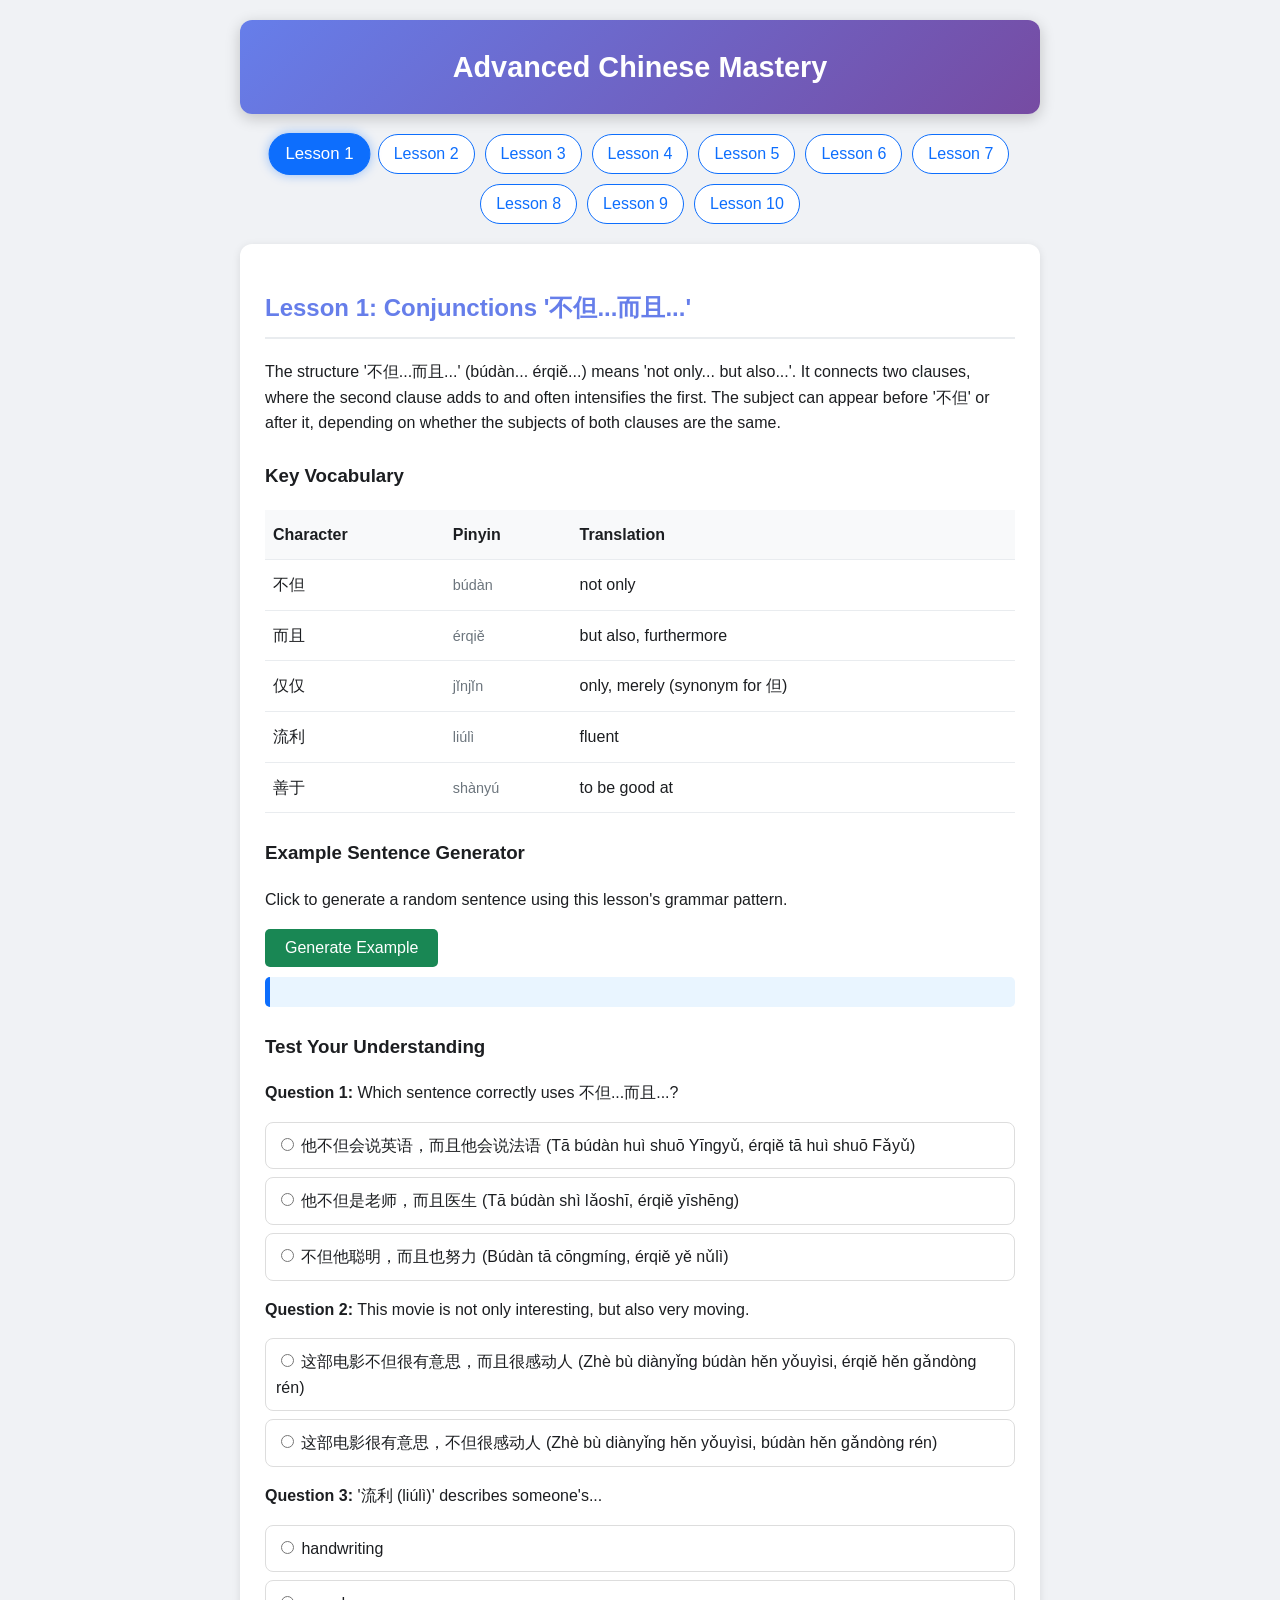
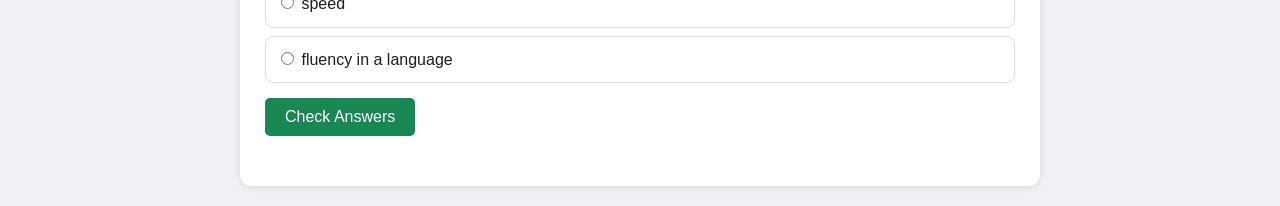
<file: p/learn_chinese_2/index.html>
<!DOCTYPE html>
<html lang="en">
<head>
    <meta charset="UTF-8">
    <meta name="viewport" content="width=device-width, initial-scale=1.0">
    <title>Advanced Chinese Lessons</title>
    <style>
        body {
            font-family: -apple-system, BlinkMacSystemFont, "Segoe UI", Roboto, Helvetica, Arial, sans-serif;
            line-height: 1.6;
            margin: 0;
            background-color: #f0f2f5;
            color: #1c1e21;
        }
        .container {
            max-width: 800px;
            margin: 0 auto;
            padding: 20px;
        }
        header {
            background: linear-gradient(135deg, #667eea, #764ba2);
            color: white;
            text-align: center;
            padding: 1.5rem 1rem;
            margin-bottom: 20px;
            border-radius: 12px;
            box-shadow: 0 4px 15px rgba(0,0,0,0.2);
        }
        header h1 {
            margin: 0;
            font-size: 1.8em;
        }
        nav {
            display: flex;
            flex-wrap: wrap;
            justify-content: center;
            gap: 10px;
            margin-bottom: 20px;
        }
        nav button {
            background-color: #fff;
            color: #0d6efd;
            border: 1px solid #0d6efd;
            padding: 10px 15px;
            border-radius: 20px;
            cursor: pointer;
            font-weight: 500;
            transition: all 0.3s;
        }
        nav button:hover {
            background-color: #0d6efd;
            color: white;
        }
        nav button.active {
            background-color: #0d6efd;
            color: white;
            box-shadow: 0 0 10px rgba(13, 110, 253, 0.4);
            transform: scale(1.05);
        }
        .lesson {
            background-color: white;
            padding: 25px;
            border-radius: 12px;
            box-shadow: 0 2px 8px rgba(0,0,0,0.1);
        }
        h2 {
            color: #667eea;
            border-bottom: 2px solid #e9ecef;
            padding-bottom: 10px;
            font-size: 1.5em;
        }
        .explanation, .vocabulary, .sentence-generator, .quiz {
            margin-bottom: 25px;
        }
        .vocab-table {
            width: 100%;
            border-collapse: collapse;
        }
        .vocab-table th, .vocab-table td {
            border-bottom: 1px solid #e9ecef;
            padding: 12px 8px;
            text-align: left;
        }
        .vocab-table th {
            background-color: #f8f9fa;
            font-weight: 600;
        }
        .pinyin {
            color: #6c757d;
            font-size: 0.9em;
        }
        .sentence-output {
            background-color: #e9f5ff;
            padding: 15px;
            border-left: 5px solid #0d6efd;
            border-radius: 5px;
            margin-top: 10px;
            font-weight: 500;
            font-size: 1.1em;
        }
        .quiz-question {
            margin-bottom: 15px;
        }
        .quiz-options label {
            display: block;
            margin-bottom: 8px;
            padding: 10px;
            border-radius: 8px;
            border: 1px solid #ddd;
            cursor: pointer;
            transition: background-color 0.2s;
        }
        .quiz-options label:hover {
            background-color: #f8f9fa;
        }
        .quiz-results {
            margin-top: 15px;
            font-weight: bold;
            padding: 12px;
            border-radius: 8px;
            background-color: #d1e7dd;
            color: #0f5132;
        }
        button {
            background-color: #198754;
            color: white;
            border: none;
            padding: 10px 20px;
            border-radius: 5px;
            cursor: pointer;
            font-size: 1em;
            transition: background-color 0.3s;
        }
        button:hover {
            background-color: #157347;
        }
    </style>
</head>
<body>

    <div class="container">
        <header>
            <h1>Advanced Chinese Mastery</h1>
        </header>

        <nav id="lesson-nav"></nav>

        <main id="lesson-content"></main>
    </div>

    <script>
        const lessonsData = [
            // LESSON 1
            {
                id: 1,
                title: "Lesson 1: Conjunctions '不但...而且...'",
                explanation: "The structure '不但...而且...' (búdàn... érqiě...) means 'not only... but also...'. It connects two clauses, where the second clause adds to and often intensifies the first. The subject can appear before '不但' or after it, depending on whether the subjects of both clauses are the same.",
                vocabulary: [
                    { pinyin: "búdàn", character: "不但", translation: "not only" },
                    { pinyin: "érqiě", character: "而且", translation: "but also, furthermore" },
                    { pinyin: "jǐnjǐn", character: "仅仅", translation: "only, merely (synonym for 但)" },
                    { pinyin: "liúlì", character: "流利", translation: "fluent" },
                    { pinyin: "shànyú", character: "善于", translation: "to be good at" }
                ],
                sentenceGenerator: {
                    parts: [
                        { type: "Subject", items: ["他 (tā)", "这家餐厅 (zhè jiā cāntīng)"] },
                        { type: "Clause 1", items: ["不但中文说得很流利 (búdàn Zhōngwén shuō de hěn liúlì)", "不但菜做得好吃 (búdàn cài zuò de hǎochī)"] },
                        { type: "Clause 2", items: ["而且还善于书法 (érqiě hái shànyú shūfǎ)", "而且服务也很周到 (érqiě fúwù yě hěn zhōudào)"] }
                    ]
                },
                quiz: [
                    { question: "Which sentence correctly uses 不但...而且...?", options: ["他不但会说英语，而且他会说法语 (Tā búdàn huì shuō Yīngyǔ, érqiě tā huì shuō Fǎyǔ)", "他不但是老师，而且医生 (Tā búdàn shì lǎoshī, érqiě yīshēng)", "不但他聪明，而且也努力 (Búdàn tā cōngmíng, érqiě yě nǔlì)"], answer: "他不但会说英语，而且他会说法语 (Tā búdàn huì shuō Yīngyǔ, érqiě tā huì shuō Fǎyǔ)" },
                    { question: "This movie is not only interesting, but also very moving.", options: ["这部电影不但很有意思，而且很感动人 (Zhè bù diànyǐng búdàn hěn yǒuyìsi, érqiě hěn gǎndòng rén)", "这部电影很有意思，不但很感动人 (Zhè bù diànyǐng hěn yǒuyìsi, búdàn hěn gǎndòng rén)"], answer: "这部电影不但很有意思，而且很感动人 (Zhè bù diànyǐng búdàn hěn yǒuyìsi, érqiě hěn gǎndòng rén)" },
                    { question: "'流利 (liúlì)' describes someone's...", options: ["handwriting", "speed", "fluency in a language"], answer: "fluency in a language" }
                ]
            },
            // LESSON 2
            {
                id: 2,
                title: "Lesson 2: Expressing 'Even' with '甚至'",
                explanation: "'甚至' (shènzhì) means 'even' or 'so much so that'. It's used to introduce an extreme or unexpected example to emphasize a point. It can be used as '甚至连...都/也...' (shènzhì lián... dōu/yě...).",
                vocabulary: [
                    { pinyin: "shènzhì", character: "甚至", translation: "even, so much so that" },
                    { pinyin: "lián", character: "连", translation: "even (used with 都/也)" },
                    { pinyin: "jiǎndān", character: "简单", translation: "simple" },
                    { pinyin: "wàngjì", character: "忘记", translation: "to forget" },
                    { pinyin: "jīngyà", character: "惊讶", translation: "surprised, amazed" }
                ],
                sentenceGenerator: {
                    parts: [
                        { type: "Context", items: ["他太忙了 (tā tài máng le),", "这个问题太简单了 (zhège wèntí tài jiǎndān le),"] },
                        { type: "Emphasis", items: ["甚至忘了吃饭 (shènzhì wàng le chīfàn)", "甚至连小孩子都知道 (shènzhì lián xiǎoháizi dōu zhīdào)"] }
                    ]
                },
                quiz: [
                    { question: "He was so tired, he even fell asleep while standing.", options: ["他太累了，甚至站着也睡着了 (tā tài lèi le, shènzhì zhànzhe yě shuìzháo le)", "他太累了，所以甚至站着也睡着了 (tā tài lèi le, suǒyǐ shènzhì zhànzhe yě shuìzháo le)"], answer: "他太累了，甚至站着也睡着了 (tā tài lèi le, shènzhì zhànzhe yě shuìzháo le)" },
                    { question: "Fill in the blank: 他很喜欢动物，___连蛇都敢摸。(He likes animals a lot, he even dares to touch snakes.)", options: ["而且 (érqiě)", "甚至 (shènzhì)", "但是 (dànshì)"], answer: "甚至 (shènzhì)" },
                    { question: "'惊讶 (jīngyà)' is a feeling of...", options: ["sadness", "surprise", "anger"], answer: "surprise" }
                ]
            },
            // LESSON 3
            {
                id: 3,
                title: "Lesson 3: Advanced Potential Complements",
                explanation: "Beyond 'V-得/不-了', other potential complements express specific abilities. 'V-得/不-起' (qǐ) often relates to affordability or social standing (e.g., '买不起' - can't afford). 'V-得/不-动' (dòng) relates to physical ability to move something (e.g., '拿不动' - can't carry/move it).",
                vocabulary: [
                    { pinyin: "qǐ", character: "起", translation: "potential marker (affordability/status)" },
                    { pinyin: "dòng", character: "动", translation: "potential marker (physical movement)" },
                    { pinyin: "liǎo", character: "了", translation: "potential marker (completion - V-de-liǎo/V-bu-liǎo)" },
                    { pinyin: "kànbùqǐ", character: "看不起", translation: "to look down on" },
                    { pinyin: "bānbudòng", character: "搬不动", translation: "unable to move (by carrying)" }
                ],
                sentenceGenerator: {
                    parts: [
                        { type: "Context", items: ["这件衣服太贵了 (zhè jiàn yīfu tài guì le),", "这个箱子太重了 (zhège xiāngzi tài zhòng le),"] },
                        { type: "Statement", items: ["我买不起 (wǒ mǎi bu qǐ)", "我一个人搬不动 (wǒ yí ge rén bān bu dòng)"] }
                    ]
                },
                quiz: [
                    { question: "'I have too much homework, I can't finish it.' Which is most natural?", options: ["我的作业太多了，我做不完 (wǒ de zuòyè tài duō le, wǒ zuò bu wán)", "我的作业太多了，我做不了 (wǒ de zuòyè tài duō le, wǒ zuò bu liǎo)", "Both are correct, with B being slightly more emphatic about the inability"], answer: "Both are correct, with B being slightly more emphatic about the inability" },
                    { question: "'看不起 (kàn bu qǐ)' literally means 'can't look up', but its idiomatic meaning is:", options: ["cannot see clearly", "to look down upon someone", "to admire someone"], answer: "to look down upon someone" },
                    { question: "If a table is too heavy to lift, you would say:", options: ["我拿不了 (wǒ ná bu liǎo)", "我拿不起 (wǒ ná bu qǐ)", "我拿不动 (wǒ ná bu dòng)"], answer: "我拿不动 (wǒ ná bu dòng)" }
                ]
            },
             // LESSON 4
            {
                id: 4,
                title: "Lesson 4: 'V-过' vs. 'V-了'",
                explanation: "'V-了' (le) indicates the completion of an action or a change of state. 'V-过' (guò) indicates a past experience, meaning 'have done something before'. Compare: '我去了中国' (Wǒ qù le Zhōngguó - I went to China) vs. '我去过中国' (Wǒ qù guo Zhōngguó - I have been to China). '了' implies the action may be relevant now, while '过' refers to an experience in the past.",
                vocabulary: [
                    { pinyin: "guò", character: "过", translation: "past experience particle" },
                    { pinyin: "jīnglì", character: "经历", translation: "an experience; to experience" },
                    { pinyin: "cónglái méi", character: "从来没", translation: "have never (before)" },
                    { pinyin: "Kǎoyā", character: "烤鸭", translation: "roast duck" }
                ],
                sentenceGenerator: {
                    parts: [
                        { type: "Subject", items: ["你 (nǐ)", "我 (wǒ)"] },
                        { type: "Verb+Particle", items: ["吃过 (chī guo)", "从来没看过 (cónglái méi kàn guo)"] },
                        { type: "Object", items: ["北京烤鸭吗 (Běijīng kǎoyā ma)?", "那部电影 (nà bù diànyǐng)"] }
                    ]
                },
                quiz: [
                    { question: "To ask 'Have you ever eaten Japanese food?', you should say:", options: ["你吃了日本菜吗 (nǐ chī le Rìběn cài ma)?", "你吃过日本菜吗 (nǐ chī guo Rìběn cài ma)?", "你吃饭日本菜吗 (nǐ chī fàn Rìběn cài ma)?"], answer: "你吃过日本菜吗 (nǐ chī guo Rìběn cài ma)?" },
                    { question: "What is the key difference in meaning between '他学了三年中文' and '他学过三年中文'?", options: ["The first implies he might still be studying, the second implies it's a completed past experience.", "The first is grammatically incorrect.", "There is no difference in meaning."], answer: "The first implies he might still be studying, the second implies it's a completed past experience." },
                    { question: "How to say 'I have never been to Africa'?", options: ["我没去非洲 (wǒ méi qù Fēizhōu)", "我没去了非洲 (wǒ méi qù le Fēizhōu)", "我没去过非洲 (wǒ méi qù guo Fēizhōu)"], answer: "我没去过非洲 (wǒ méi qù guo Fēizhōu)" }
                ]
            },
            // LESSON 5
            {
                id: 5,
                title: "Lesson 5: Formal Structures with '以'",
                explanation: "'以' (yǐ) is a formal, literary preposition with several meanings, often found in written language and idioms. Common structures include '以 A 为 B' (yǐ A wéi B), meaning 'to regard A as B', and '以便' (yǐbiàn), meaning 'so that; in order to'.",
                vocabulary: [
                    { pinyin: "yǐ", character: "以", translation: "with, by means of, in order to" },
                    { pinyin: "wéi", character: "为", translation: "as, to act as" },
                    { pinyin: "yǐbiàn", character: "以便", translation: "in order to, so that" },
                    { pinyin: "biāozhǔn", character: "标准", translation: "standard, criterion" },
                    { pinyin: "jìlù", character: "记录", translation: "to record" }
                ],
                sentenceGenerator: {
                    parts: [
                        { type: "Subject", items: ["我们应该 (wǒmen yīnggāi)", "请大家 (qǐng dàjiā)"] },
                        { type: "Structure", items: ["以事实为依据 (yǐ shìshí wéi yījù)", "把重点记录下来 (bǎ zhòngdiǎn jìlù xiàlái)"] },
                        { type: "Purpose", items: ["", ", 以便讨论 (yǐbiàn tǎolùn)"] }
                    ]
                },
                quiz: [
                    { question: "'The company regards quality as its life.'", options: ["公司以质量为生命 (Gōngsī yǐ zhìliàng wéi shēngmìng)", "公司为质量以生命 (Gōngsī wéi zhìliàng yǐ shēngmìng)"], answer: "公司以质量为生命 (Gōngsī yǐ zhìliàng wéi shēngmìng)" },
                    { question: "'以便 (yǐbiàn)' is used to introduce a...", options: ["reason", "purpose", "contradiction"], answer: "purpose" },
                    { question: "'He works hard in order to realize his dream.'", options: ["他努力工作，以便实现他的梦想 (tā nǔlì gōngzuò, yǐbiàn shíxiàn tā de mèngxiǎng)", "他以便努力工作，实现他的梦想 (tā yǐbiàn nǔlì gōngzuò, shíxiàn tā de mèngxiǎng)"], answer: "他努力工作，以便实现他的梦想 (tā nǔlì gōngzuò, yǐbiàn shíxiàn tā de mèngxiǎng)" }
                ]
            },
            // LESSON 6
            {
                id: 6,
                title: "Lesson 6: Literary Passive with '为...所...'",
                explanation: "While '被' (bèi) is the common passive marker, '为...所...' (wéi... suǒ...) is a more formal and literary equivalent. The structure is: Receiver + 为 + Agent + 所 + Verb. It's often found in written texts and conveys a sense of formality.",
                vocabulary: [
                    { pinyin: "wéi", character: "为", translation: "by (formal passive)" },
                    { pinyin: "suǒ", character: "所", translation: "particle used in formal passive" },
                    { pinyin: "gǎndòng", character: "感动", translation: "to move, to touch (emotionally)" },
                    { pinyin: "xīyǐn", character: "吸引", translation: "to attract" },
                    { pinyin: "jīngshén", character: "精神", translation: "spirit, essence" }
                ],
                sentenceGenerator: {
                    parts: [
                        { type: "Receiver", items: ["他 (tā)", "我 (wǒ)"] },
                        { type: "Structure", items: ["为她的精神所感动 (wéi tā de jīngshén suǒ gǎndòng)", "为美丽的风景所吸引 (wéi měilì de fēngjǐng suǒ xīyǐn)"] }
                    ]
                },
                quiz: [
                    { question: "How to rewrite '他的行为被大家理解了' (His actions were understood by everyone) in the formal passive?", options: ["他的行为为大家所理解 (Tā de xíngwéi wéi dàjiā suǒ lǐjiě)", "大家为他的行为所理解 (Dàjiā wéi tā de xíngwéi suǒ lǐjiě)"], answer: "他的行为为大家所理解 (Tā de xíngwéi wéi dàjiā suǒ lǐjiě)" },
                    { question: "The '为...所...' structure is most commonly found in:", options: ["daily conversation", "text messages", "written articles and literature"], answer: "written articles and literature" },
                    { question: "'被...吸引' (bèi...xīyǐn) is the more common equivalent of:", options: ["为...所感动 (wéi...suǒ gǎndòng)", "为...所吸引 (wéi...suǒ xīyǐn)", "为...所理解 (wéi...suǒ lǐjiě)"], answer: "为...所吸引 (wéi...suǒ xīyǐn)" }
                ]
            },
            // LESSON 7
            {
                id: 7,
                title: "Lesson 7: Idioms (成语) - Effort & Success",
                explanation: "Chengyu (成语) are four-character idioms that are essential for advanced fluency. They often have classical origins. Today's theme is effort and success.",
                vocabulary: [
                    { pinyin: "mǎ dào chéng gōng", character: "马到成功", translation: "to achieve instant success" },
                    { pinyin: "jīng wèi fēn míng", character: "泾渭分明", translation: "to be entirely different" },
                    { pinyin: "yī jǔ liǎng dé", character: "一举两得", translation: "to kill two birds with one stone" },
                    { pinyin: "shì bàn gōng bèi", character: "事半功倍", translation: "to get twice the result with half the effort" }
                ],
                sentenceGenerator: {
                    parts: [
                        { type: "Context", items: ["有了这个新方法 (yǒule zhège xīn fāngfǎ),", "祝你这次考试 (zhù nǐ zhè cì kǎoshì)"] },
                        { type: "Statement", items: ["我们做事真是事半功倍 (wǒmen zuòshì zhēnshi shìbàn-gōngbèi)", "马到成功 (mǎdào-chénggōng)!"] }
                    ]
                },
                quiz: [
                    { question: "If a new software helps you finish your work much faster, you could say it helps you achieve...", options: ["一举两得 (yī jǔ liǎng dé)", "事半功倍 (shì bàn gōng bèi)", "马到成功 (mǎ dào chéng gōng)"], answer: "事半功倍 (shì bàn gōng bèi)" },
                    { question: "'一举两得' is equivalent to the English idiom:", options: ["'The early bird gets the worm'", "'Kill two birds with one stone'", "'Let the cat out of the bag'"], answer: "'Kill two birds with one stone'" },
                    { question: "'马到成功' is often used to...", options: ["describe a past failure", "wish someone quick success", "complain about too much work"], answer: "wish someone quick success" }
                ]
            },
             // LESSON 8
            {
                id: 8,
                title: "Lesson 8: Idioms (成语) - Situations & People",
                explanation: "Let's learn more Chengyu, this time focusing on describing situations and people's characteristics.",
                vocabulary: [
                    { pinyin: "luò yè guī gēn", character: "落叶归根", translation: "a fallen leaf returns to its roots (reverting to one's origin)" },
                    { pinyin: "huà shé tiān zú", character: "画蛇添足", translation: "to draw a snake and add feet (to ruin something by adding something superfluous)" },
                    { pinyin: "shǒu zhū dài tù", character: "守株待兔", translation: "to stand by a stump waiting for a hare (to wait idly for opportunities)" },
                    { pinyin: "zì xiāng máo dùn", character: "自相矛盾", translation: "to contradict oneself" }
                ],
                sentenceGenerator: {
                    parts: [
                        { type: "Statement", items: ["他说的这两句话 (tā shuō de zhè liǎng jù huà),", "你这样做简直是 (nǐ zhèyàng zuò jiǎnzhí shì)"] },
                        { type: "Idiom", items: ["完全是自相矛盾 (wánquán shì zìxiāng-máodùn)!", "画蛇添足 (huàshé-tiānzú)!"] }
                    ]
                },
                quiz: [
                    { question: "If someone makes a good report but then adds unnecessary, confusing data, their action could be described as...", options: ["守株待兔 (shǒu zhū dài tù)", "画蛇添足 (huà shé tiān zú)", "落叶归根 (luò yè guī gēn)"], answer: "画蛇添足 (huà shé tiān zú)" },
                    { question: "'自相矛盾' describes a situation that is...", options: ["self-contradictory", "very dangerous", "extremely lucky"], answer: "self-contradictory" },
                    { question: "A person who doesn't actively seek success but just waits for good luck is like the person in the idiom...", options: ["画蛇添足 (huà shé tiān zú)", "落叶归根 (luò yè guī gēn)", "守株待兔 (shǒu zhū dài tù)"], answer: "守株待兔 (shǒu zhū dài tù)" }
                ]
            },
            // LESSON 9
            {
                id: 9,
                title: "Lesson 9: The Classical Particle '之'",
                explanation: "'之' (zhī) is a literary particle, largely replaced by '的' (de) in modern Chinese for possession. However, it survives in many idioms, names, and formal contexts. It can link nouns (N1 之 N2 means N2 of N1) or connect a verb phrase to a noun.",
                vocabulary: [
                    { pinyin: "zhī", character: "之", translation: "of (literary possessive particle)" },
                    { pinyin: "fēn zhī yī", character: "分之一", translation: "fraction (e.g., 三分之一 - one third)" },
                    { pinyin: "zǒng ér yán zhī", character: "总而言之", translation: "in short; to make a long story short" },
                    { pinyin: "chí zhī yǐ héng", character: "持之以恒", translation: "to persevere" }
                ],
                sentenceGenerator: {
                    parts: [
                        { type: "Idiom/Structure", items: ["总而言之 (zǒng'éryánzhī),", "学习外语最重要的是 (xuéxí wàiyǔ zuì zhòngyào de shì)"] },
                        { type: "Conclusion", items: ["我们必须改变策略 (wǒmen bìxū gǎibiàn cèlüè).", "持之以恒 (chízhīyǐhéng)."] }
                    ]
                },
                quiz: [
                    { question: "How do you say 'one-fourth' using '之'?", options: ["一之四分 (yī zhī sì fēn)", "四分之一 (sì fēn zhī yī)", "分之四一 (fēn zhī sì yī)"], answer: "四分之一 (sì fēn zhī yī)" },
                    { question: "'总而言之 (zǒng ér yán zhī)' is used to...", options: ["start a new topic", "ask a question", "summarize and conclude"], answer: "summarize and conclude" },
                    { question: "In the phrase '成功之路' (chénggōng zhī lù), '之' acts like...", options: ["的 (de) - 'road of success'", "和 (hé) - 'success and road'", "在 (zài) - 'success on the road'"], answer: "的 (de) - 'road of success'" }
                ]
            },
             // LESSON 10
            {
                id: 10,
                title: "Lesson 10: Abstract Conditionals (无论/不管)",
                explanation: "'无论' (wúlùn) and '不管' (bùguǎn) both mean 'no matter' or 'regardless of'. They introduce a conditional clause that contains a question word (e.g., 什么, 谁, 多) or an A-not-A choice. The main clause often uses '都' or '也' to state the unchanging result.",
                vocabulary: [
                    { pinyin: "wúlùn", character: "无论", translation: "no matter; regardless of (formal)" },
                    { pinyin: "bùguǎn", character: "不管", translation: "no matter; regardless of (informal)" },
                    { pinyin: "jiānchí", character: "坚持", translation: "to insist on, to persevere" },
                    { pinyin: "fàngqì", character: "放弃", translation: "to give up" },
                    { pinyin: "kùnnan", character: "困难", translation: "difficulty" }
                ],
                sentenceGenerator: {
                    parts: [
                        { type: "Conditional", items: ["无论遇到什么困难 (wúlùn yùdào shénme kùnnan),", "不管别人怎么说 (bùguǎn biérén zěnme shuō),"] },
                        { type: "Result", items: ["他都从不放弃 (tā dōu cóng bù fàngqì)", "我都会坚持我的决定 (wǒ dōu huì jiānchí wǒ de juédìng)"] }
                    ]
                },
                quiz: [
                    { question: "'No matter how difficult it is, I will keep learning.'", options: ["无论多难，我都也继续学 (Wúlùn duō nán, wǒ dōu yě jìxù xué)", "无论多难，我都会继续学下去 (Wúlùn duō nán, wǒ dōu huì jìxù xué xiàqù)"], answer: "无论多难，我都会继续学下去 (Wúlùn duō nán, wǒ dōu huì jìxù xué xiàqù)" },
                    { question: "'无论' and '不管' are followed by a clause that states...", options: ["an unchanging result", "a variable or question", "a single fact"], answer: "a variable or question" },
                    { question: "Which word often appears in the main clause after a '无论' clause?", options: ["把 (bǎ)", "吗 (ma)", "都 (dōu)"], answer: "都 (dōu)" }
                ]
            }
        ];

        const lessonNav = document.getElementById('lesson-nav');
        const lessonContent = document.getElementById('lesson-content');
        let currentLessonId = 1;

        function renderNav() {
            lessonNav.innerHTML = '';
            lessonsData.forEach(lesson => {
                const button = document.createElement('button');
                button.textContent = `Lesson ${lesson.id}`;
                button.dataset.id = lesson.id;
                if (lesson.id === currentLessonId) {
                    button.classList.add('active');
                }
                button.addEventListener('click', () => {
                    currentLessonId = lesson.id;
                    renderLesson(currentLessonId);
                    updateNav();
                });
                lessonNav.appendChild(button);
            });
        }
        
        function updateNav() {
            const buttons = lessonNav.querySelectorAll('button');
            buttons.forEach(btn => {
                btn.classList.remove('active');
                if (parseInt(btn.dataset.id) === currentLessonId) {
                    btn.classList.add('active');
                }
            });
        }
        
        function renderLesson(id) {
            const lesson = lessonsData.find(l => l.id === id);
            if (!lesson) return;

            const vocabRows = lesson.vocabulary.map(word => `
                <tr>
                    <td>${word.character}</td>
                    <td><span class="pinyin">${word.pinyin}</span></td>
                    <td>${word.translation}</td>
                </tr>
            `).join('');

            const sentenceGeneratorHTML = `
                <div class="sentence-generator">
                    <h3>Example Sentence Generator</h3>
                    <p>Click to generate a random sentence using this lesson's grammar pattern.</p>
                    <button id="generate-sentence-btn">Generate Example</button>
                    <div id="sentence-output" class="sentence-output"></div>
                </div>
            `;

            const quizQuestions = lesson.quiz.map((q, index) => `
                <div class="quiz-question">
                    <p><strong>Question ${index + 1}:</strong> ${q.question}</p>
                    <div class="quiz-options">
                        ${q.options.map(opt => `
                            <label>
                                <input type="radio" name="q${index}" value="${opt}"> ${opt}
                            </label>
                        `).join('')}
                    </div>
                </div>
            `).join('');

            const quizHTML = `
                <div class="quiz">
                    <h3>Test Your Understanding</h3>
                    <form id="quiz-form">${quizQuestions}</form>
                    <button id="submit-quiz-btn">Check Answers</button>
                    <div id="quiz-results" class="quiz-results" style="display: none;"></div>
                </div>
            `;

            lessonContent.innerHTML = `
                <div class="lesson">
                    <h2>${lesson.title}</h2>
                    <div class="explanation"><p>${lesson.explanation}</p></div>
                    <div class="vocabulary">
                        <h3>Key Vocabulary</h3>
                        <table class="vocab-table">
                            <thead><tr><th>Character</th><th>Pinyin</th><th>Translation</th></tr></thead>
                            <tbody>${vocabRows}</tbody>
                        </table>
                    </div>
                    ${sentenceGeneratorHTML}
                    ${quizHTML}
                </div>
            `;
            
            addEventListeners(lesson);
        }

        function addEventListeners(lesson) {
            const generateBtn = document.getElementById('generate-sentence-btn');
            const sentenceOutput = document.getElementById('sentence-output');
            if (generateBtn) {
                 generateBtn.addEventListener('click', () => {
                    let sentence = [];
                     lesson.sentenceGenerator.parts.forEach(part => {
                        const randomIndex = Math.floor(Math.random() * part.items.length);
                        sentence.push(part.items[randomIndex]);
                    });
                    sentenceOutput.innerHTML = sentence.join(' ');
                });
            }

            const submitQuizBtn = document.getElementById('submit-quiz-btn');
            const quizForm = document.getElementById('quiz-form');
            const quizResults = document.getElementById('quiz-results');
            if (submitQuizBtn) {
                submitQuizBtn.addEventListener('click', () => {
                    let score = 0;
                    lesson.quiz.forEach((q, index) => {
                        const formData = new FormData(quizForm);
                        const userAnswer = formData.get(`q${index}`);
                        if (userAnswer === q.answer) {
                            score++;
                        }
                    });
                    quizResults.textContent = `You scored ${score} out of ${lesson.quiz.length}! Keep persevering (持之以恒)!`;
                    quizResults.style.display = 'block';
                });
            }
        }
        
        // Initial Load
        renderNav();
        renderLesson(currentLessonId);

    </script>

</body>
</html>
</file>
<file: p/cash/styles.css>
body {
    font-family: Arial, sans-serif;
    line-height: 1.6;
    color: #333;
    background-color: #f4f4f4;
    margin: 0;
    padding: 0;
}

.container {
    width: 90%;
    max-width: 800px;
    margin: auto;
    overflow: hidden;
    padding: 20px;
}

h1, h2 {
    color: #2c3e50;
}

.section {
    background: #fff;
    border-radius: 5px;
    padding: 20px;
    margin-bottom: 20px;
    box-shadow: 0 2px 5px rgba(0,0,0,0.1);
}

.money-container {
    display: flex;
    flex-wrap: wrap;
    gap: 10px;
    margin-bottom: 20px;
}

.money-item {
    width: 80px;
    height: 80px;
    display: flex;
    flex-direction: column;
    justify-content: center;
    align-items: center;
    cursor: pointer;
    transition: transform 0.2s;
}

.money-item:hover {
    transform: scale(1.05);
}

.money-item svg {
    width: 100%;
    height: 100%;
}

.money-item .click-count {
    font-size: 12px;
    margin-top: 5px;
}

.settings-grid {
    display: grid;
    grid-template-columns: 1fr 1fr;
    gap: 10px;
}

#currency-toggles {
    grid-column: 1 / -1;
    display: flex;
    flex-wrap: wrap;
    gap: 10px;
}

input[type="number"], input[type="text"] {
    width: 60px;
    padding: 5px;
    border: 1px solid #ddd;
    border-radius: 3px;
}

button {
    background-color: #3498db;
    color: #fff;
    border: none;
    padding: 10px 15px;
    margin: 5px;
    border-radius: 3px;
    cursor: pointer;
    transition: background-color 0.2s;
}

button:hover {
    background-color: #2980b9;
}

.hidden {
    display: none;
}

#make-amount-feedback {
    font-weight: bold;
    margin: 10px 0;
}

dialog {
    border: none;
    border-radius: 5px;
    padding: 20px;
    max-width: 400px;
}

dialog::backdrop {
    background-color: rgba(0, 0, 0, 0.5);
}

#optimal-solution-content {
    margin-bottom: 15px;
}
/* ... (previous styles remain the same) */

.tabs {
    display: flex;
    margin-bottom: 20px;
}

.tab-button {
    padding: 10px 20px;
    background-color: #857e7e; 
    border: 1px solid #ccc;
    border-bottom: none;
    cursor: pointer;
    transition: background-color 0.3s;
}

.tab-button:hover {
    background-color: #d0d0d0;
}

.tab-button.active {
    background-color: #3498db;
    color: white;
    border-color: #3498db;
}

.tab-content {
    display: none;
    border: 1px solid #ccc;
    padding: 20px;
}

.tab-content.active {
    display: block;
}

/* New Challenge button style */
#new-challenge-button, #reset-make-amount {
    background-color: #2ecc71;  /* Green color for new challenge buttons */
}

#new-challenge-button:hover, #reset-make-amount:hover {
    background-color: #27ae60;
}

.coin-range-container {
    display: flex;
    align-items: center;
    gap: 10px;
}

#coin-range-value {
    font-weight: bold;
    min-width: 20px;
    text-align: right;
}

#coin-range {
    flex-grow: 1;
}

#coin-range-display {
    min-width: 40px;
}

.offline::after {
    content: 'You are offline.';
    display: block;
    background-color: #f44336;
    color: white;
    text-align: center;
    padding: 5px;
    position: fixed;
    top: 0;
    left: 0;
    right: 0;
    z-index: 1000;
}
</file>
<file: p/game_show/styles.css>
/* General styles and resets */
body {
    font-family: 'Arial', sans-serif;
    background-color: #2c3e50;
    color: #ecf0f1;
    margin: 0;
    padding: 0;
    display: flex;
    justify-content: center;
    align-items: center;
    height: 100vh;
    background-image: url('background.jpeg');
    background-size: cover;      /* This ensures the image covers the entire viewport */
    background-repeat: no-repeat; /* Prevents the image from repeating */
    background-attachment: fixed; /* Ensures the background stays fixed when scrolling */
    background-position: center center; 
}

.game-container {
    flex-direction: column; 
    width: 80%;
    max-width: 800px;
    background-color: #34495e;
    border-radius: 10px;
    padding: 20px;
    box-shadow: 0 0 10px rgba(0, 0, 0, 0.5);
}

.question-section {
    font-size: 24px;
    margin-bottom: 20px;
    text-align: center;
}

.options-section {
    display: grid;
    grid-template-columns: 1fr 1fr;
    gap: 10px;
}

.option {
    padding: 10px 20px;
    background-color: #2980b9;
    border: none;
    color: white;
    cursor: pointer;
    border-radius: 5px;
    transition: background-color 0.3s;
}

.option:hover {
    background-color: #3498db;
}

.prize-section {
    margin-top: 20px;
    text-align: center;
    font-size: 20px;
}

.lifeline-section {
    margin-top: 20px;
    display: flex;
    justify-content: space-between;
}

.lifeline-section button {
    padding: 5px 15px;
    background-color: #e74c3c;
    border: none;
    color: white;
    cursor: pointer;
    border-radius: 5px;
    transition: background-color 0.3s;
}

.lifeline-section button:hover {
    background-color: #e21e08;
}

/* Add this to your styles.css */

.option:disabled {
    background-color: #7f8c8d; /* A muted color to indicate disabled state */
    cursor: not-allowed;
}

/* Add this to your styles.css */

.prize-ladder {
    margin-top: 30px;
    list-style-type: none;
    padding: 0;
}

.prize-ladder li {
    text-align: center;
    margin-bottom: 5px;
    transition: color 0.3s;
}

.prize-ladder li.current {
    color: #f39c12; /* Highlight color for the current prize level */
}
/* Add this to your styles.css */

.game-container {
    display: flex;
    justify-content: space-between;
}
.content-wrapper {
    display: flex;
    justify-content: space-between;
}
/* Add this to your styles.css */

#start-button {
    margin: 20px auto;
    padding: 10px 20px;
    background-color: #2980b9;
    border: none;
    color: white;
    cursor: pointer;
    border-radius: 5px;
    transition: background-color 0.3s;
    display: block; /* To center it using margin auto */
    font-size: 18px;
}

#start-button:hover {
    background-color: #3498db;
}

.option.correct {
    background-color: #2ecc71;  /* Green color for correct answers */
}

.option.incorrect {
    background-color: #e74c3c;  /* Red color for incorrect answers */
}


.left-section {
    flex: 1;
    padding-right: 20px;
}

.right-section {
    flex: 2;
}

.banner {
    font-size: 28px;
    font-weight: bold;
    text-align: center;
    margin-bottom: 20px;
    padding: 10px;
    background-color: #e67e22;  /* Choose a distinct color for the banner */
    color: white;
    border-radius: 10px;
    box-shadow: 0 0 10px rgba(0, 0, 0, 0.3);

}

/* Add/Update this in your styles.css */

/* Style for used lifelines */
.lifeline-section button:disabled {
    background-color: #bdc3c7; /* A grayed-out color for disabled lifelines */
    cursor: not-allowed; 
    color: #7f8c8d; /* A muted text color for the button text */
    box-shadow: none; /* Remove shadow to make it appear flat */
}
</file>
